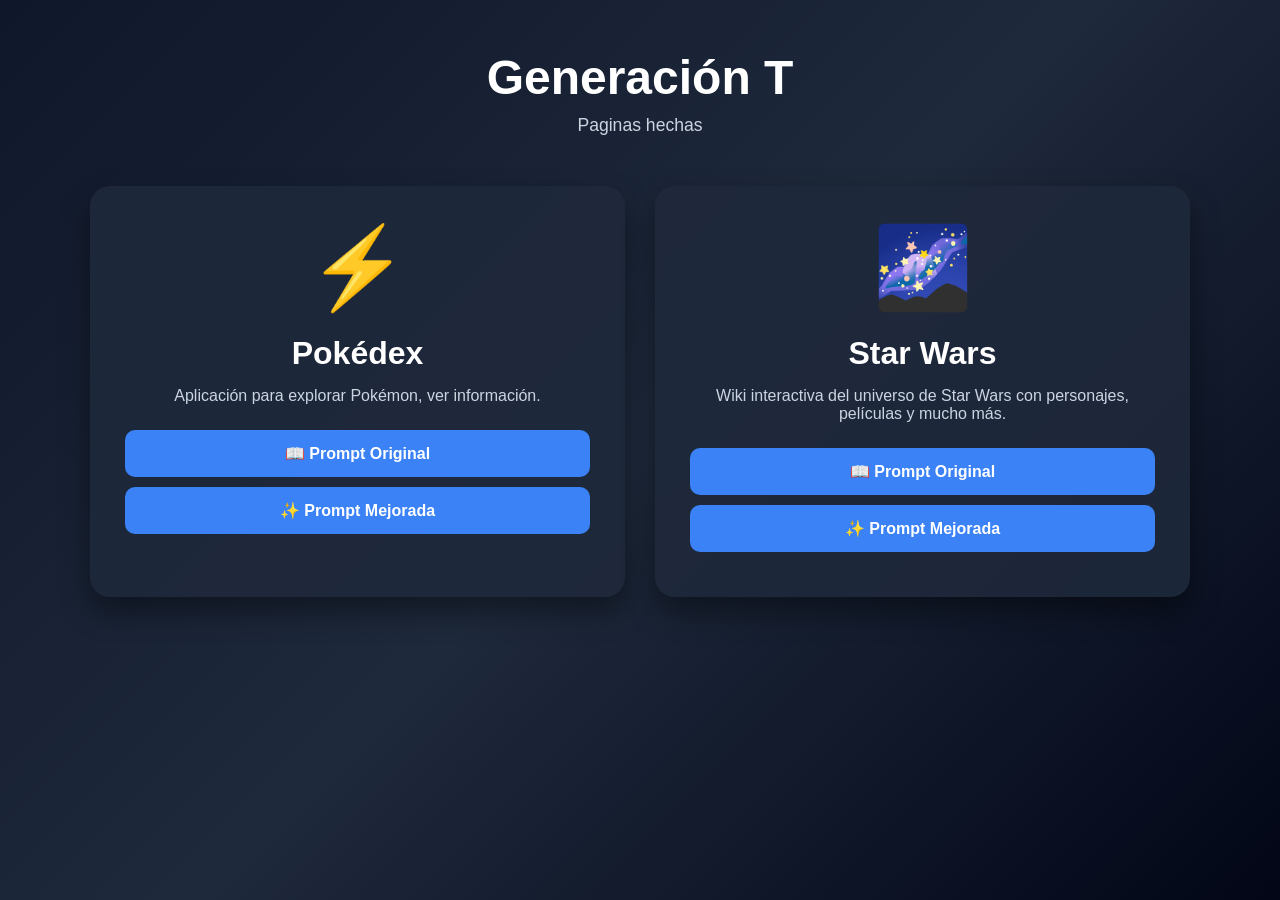
<file: index.html>
<!DOCTYPE html>
<html lang="es">
<head>
  <meta charset="UTF-8">
  <meta name="viewport" content="width=device-width, initial-scale=1.0">
  <title>Generación T - Proyectos</title>

  <style>
    *{
      margin:0;
      padding:0;
      box-sizing:border-box;
      font-family:'Segoe UI', sans-serif;
    }

    body{
      min-height:100vh;
      background:linear-gradient(135deg,#0f172a,#1e293b,#020617);
      color:white;
      display:flex;
      flex-direction:column;
      align-items:center;
      padding:50px 20px;
    }

    h1{
      font-size:3rem;
      margin-bottom:10px;
      text-align:center;
    }

    .subtitulo{
      color:#cbd5e1;
      margin-bottom:50px;
      text-align:center;
      font-size:1.1rem;
    }

    .contenedor{
      width:100%;
      max-width:1100px;
      display:grid;
      grid-template-columns:repeat(auto-fit,minmax(350px,1fr));
      gap:30px;
    }

    .card{
      background:rgba(30,41,59,.9);
      border-radius:20px;
      padding:35px;
      text-align:center;
      box-shadow:0 15px 30px rgba(0,0,0,.4);
      transition:0.3s;
    }

    .card:hover{
      transform:translateY(-10px);
      box-shadow:0 20px 40px rgba(59,130,246,.5);
    }

    .icono{
      font-size:5rem;
      margin-bottom:20px;
    }

    .card h2{
      margin-bottom:15px;
      font-size:2rem;
    }

    .card p{
      color:#cbd5e1;
      margin-bottom:25px;
    }

    .boton{
      display:block;
      text-decoration:none;
      background:#3b82f6;
      color:white;
      padding:14px;
      border-radius:10px;
      margin:10px 0;
      transition:.3s;
      font-weight:bold;
    }

    .boton:hover{
      background:#2563eb;
      transform:scale(1.03);
    }

    footer{
      margin-top:60px;
      color:#94a3b8;
      text-align:center;
    }
  </style>
</head>
<body>

  <h1>Generación T</h1>
  <p class="subtitulo">
    Paginas hechas
  </p>

  <div class="contenedor">

    <div class="card">
      <div class="icono">⚡</div>

      <h2>Pokédex</h2>

      <p>
        Aplicación para explorar Pokémon, ver información.
      </p>

      <a class="boton"
         href="TPS/TP01/Pokedex/Prompt%20Original/pokemon_v1.html">
         📖 Prompt Original
      </a>

      <a class="boton"
         href="TPS/TP01/Pokedex/Prompt%20Mejorado/pokedex_v2.html">
         ✨ Prompt Mejorada
      </a>
    </div>


    <div class="card">
      <div class="icono">🌌</div>

      <h2>Star Wars</h2>

      <p>
        Wiki interactiva del universo de Star Wars con personajes, películas y mucho más.
      </p>

      <a class="boton"
         href="TPS/TP01/Star%20Wars/Prompt%20Original/star_wars_v1.html">
         📖 Prompt Original
      </a>

      <a class="boton"
         href="TPS/TP01/Star%20Wars/Prompt%20Mejorado/star_wars_v2.html">
         ✨ Prompt Mejorada
      </a>
    </div>

  </div>

</body>
</html>
</file>
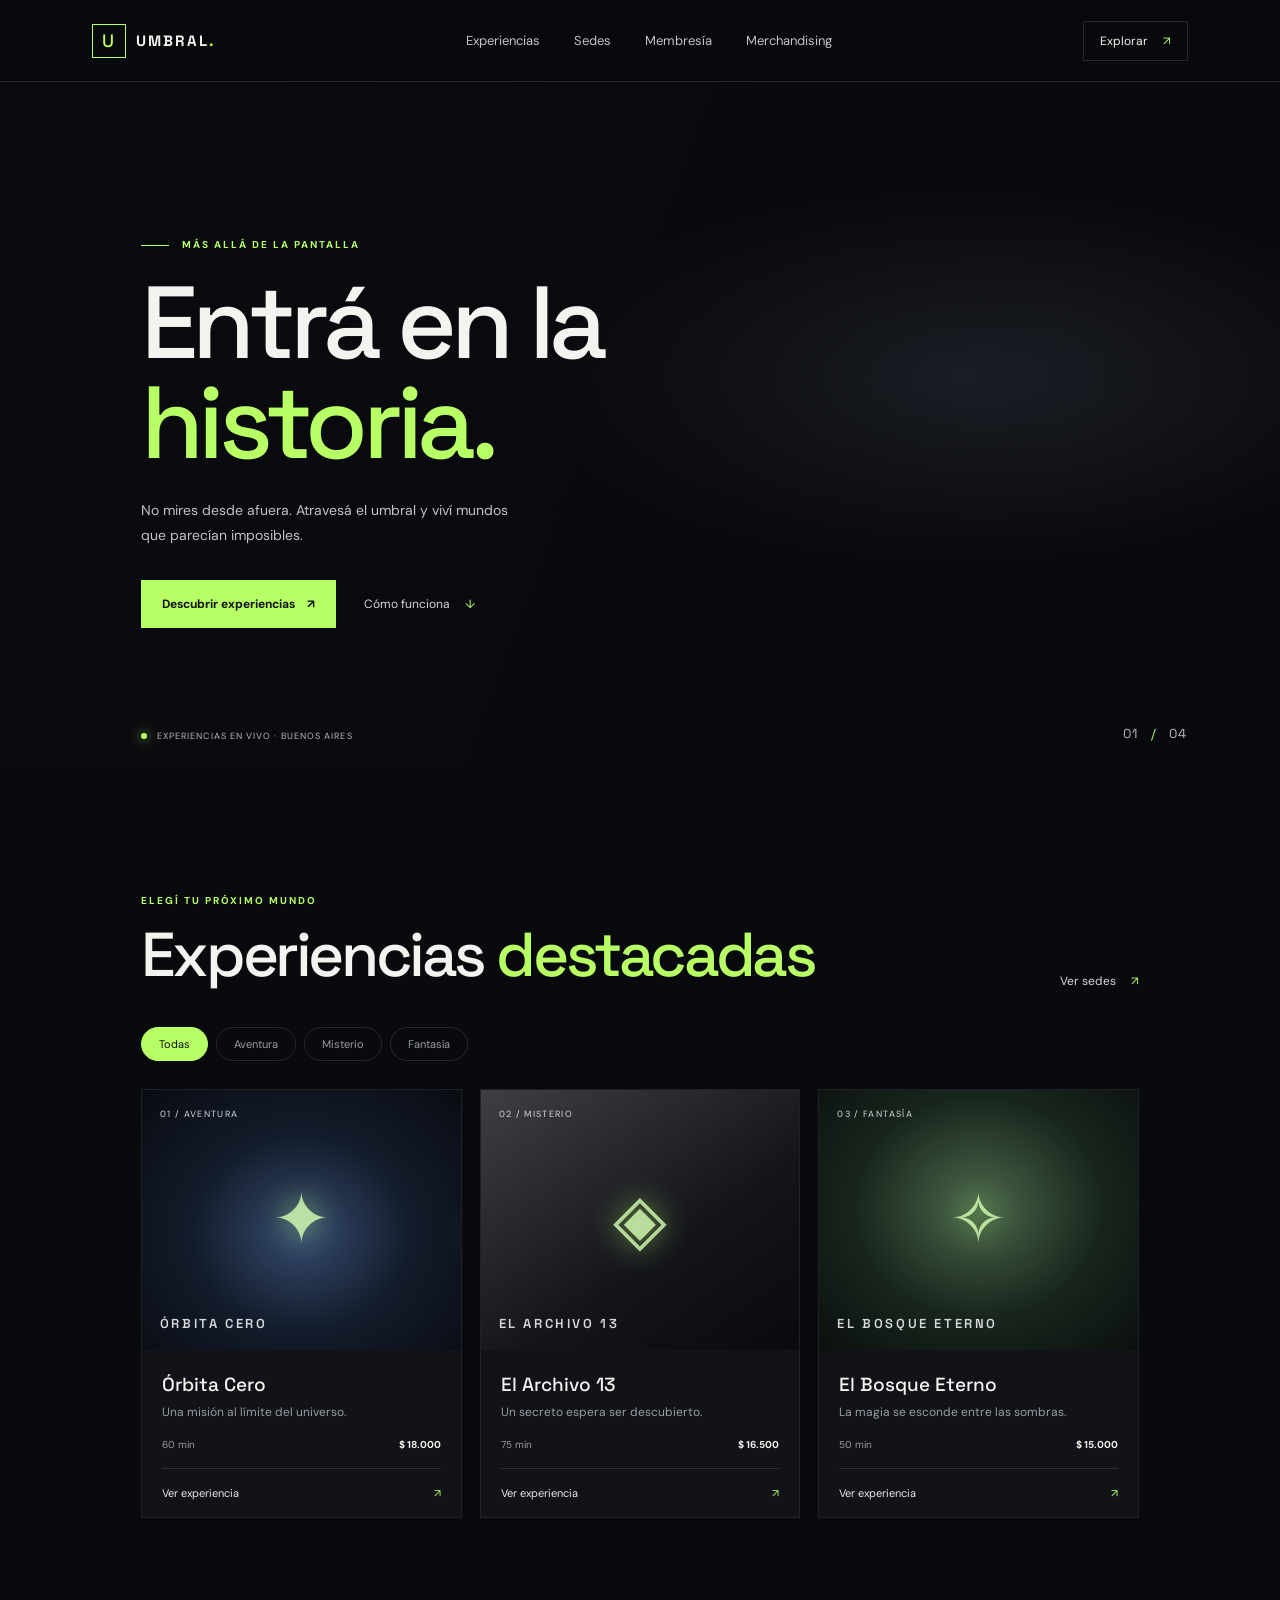
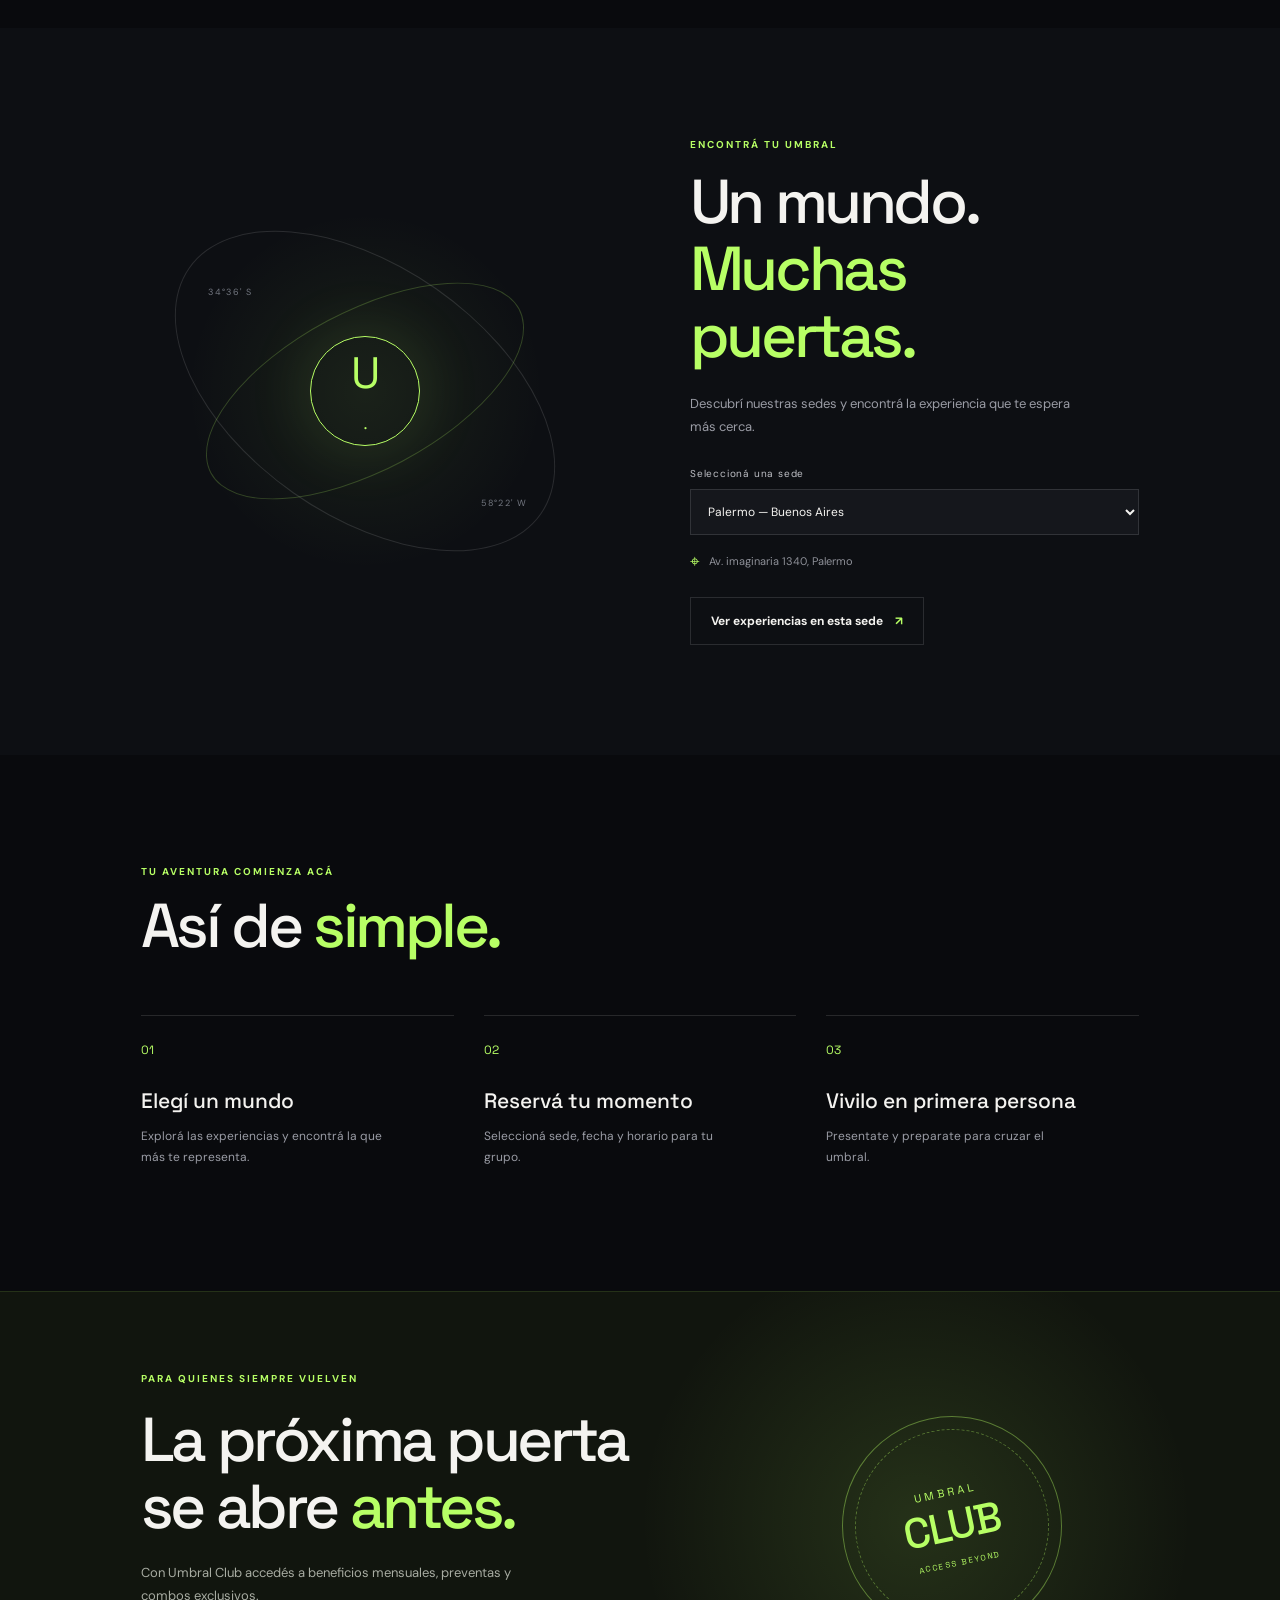
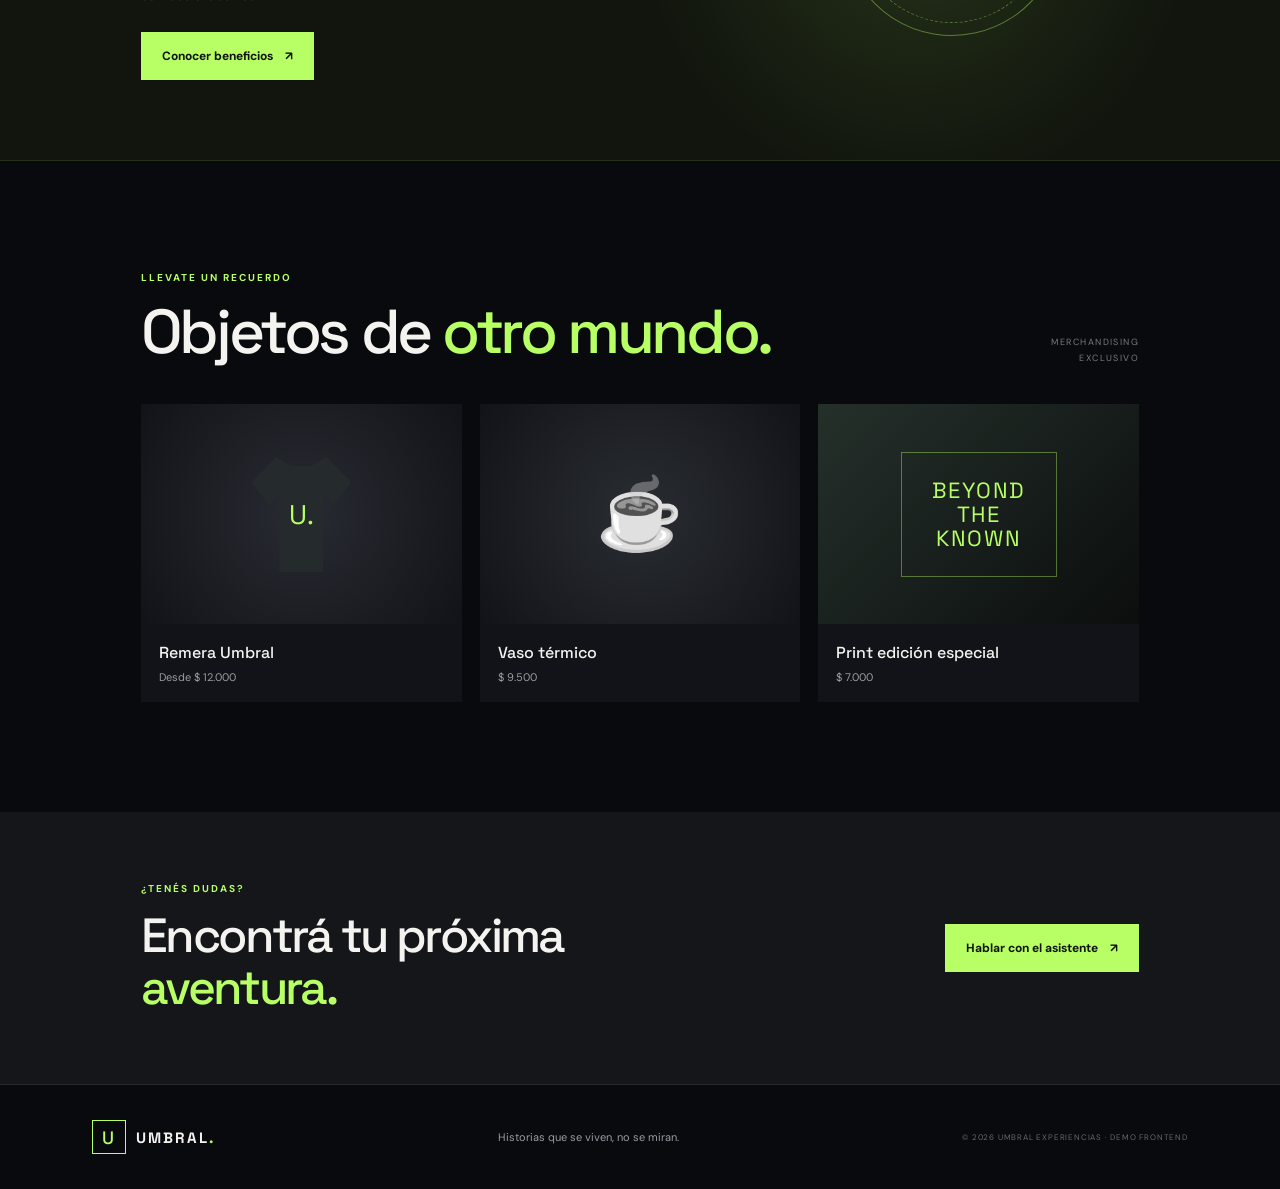
<file: TPS/TP_FINAL/index.html>
<!DOCTYPE html>
<html lang="es">
<head>
  <meta charset="UTF-8">
  <meta name="viewport" content="width=device-width, initial-scale=1.0">
  <meta name="description" content="Reservá experiencias inmersivas y viví tus historias favoritas.">
  <title>Umbral — Experiencias inmersivas</title>
  <link rel="stylesheet" href="styles.css">
</head>
<body>
  <header class="site-header">
    <a class="brand" href="#inicio" aria-label="Umbral, inicio">
      <span class="brand-mark">U</span>
      <span>UMBRAL<span class="brand-dot">.</span></span>
    </a>
    <button class="menu-toggle" id="menuToggle" aria-label="Abrir menú" aria-expanded="false">☰</button>
    <nav class="main-nav" id="mainNav">
      <a href="#experiencias">Experiencias</a>
      <a href="#sedes">Sedes</a>
      <a href="#membresia">Membresía</a>
      <a href="#merch">Merchandising</a>
    </nav>
    <a class="header-cta" href="#experiencias">Explorar <span>↗</span></a>
  </header>

  <main>
    <section class="hero" id="inicio">
      <div class="hero-shade"></div>
      <div class="hero-content">
        <p class="eyebrow"><span class="eyebrow-line"></span> MÁS ALLÁ DE LA PANTALLA</p>
        <h1>Entrá en la<br><em>historia.</em></h1>
        <p class="hero-copy">No mires desde afuera. Atravesá el umbral y viví mundos que parecían imposibles.</p>
        <div class="hero-actions">
          <a class="button button-primary" href="#experiencias">Descubrir experiencias <span>↗</span></a>
          <a class="text-link" href="#como-funciona">Cómo funciona <span>↓</span></a>
        </div>
      </div>
      <div class="hero-note"><span class="pulse-dot"></span> EXPERIENCIAS EN VIVO · BUENOS AIRES</div>
      <div class="hero-index">01 <span>/</span> 04</div>
    </section>

    <section class="section experiences-section" id="experiencias">
      <div class="section-heading">
        <div>
          <p class="eyebrow">ELEGÍ TU PRÓXIMO MUNDO</p>
          <h2>Experiencias <em>destacadas</em></h2>
        </div>
        <a class="text-link desktop-link" href="#sedes">Ver sedes <span>↗</span></a>
      </div>
      <div class="filters" role="group" aria-label="Filtrar experiencias">
        <button class="filter-button active" data-filter="all">Todas</button>
        <button class="filter-button" data-filter="aventura">Aventura</button>
        <button class="filter-button" data-filter="misterio">Misterio</button>
        <button class="filter-button" data-filter="fantasia">Fantasía</button>
      </div>
      <div class="experience-grid" id="experienceGrid">
        <article class="experience-card" data-category="aventura">
          <div class="experience-image image-space">
            <span class="image-label">01 / AVENTURA</span><span class="image-symbol">✦</span>
            <span class="image-bottom-label">ÓRBITA CERO</span>
          </div>
          <div class="card-content">
            <div><h3>Órbita Cero</h3><p>Una misión al límite del universo.</p></div>
            <div class="card-meta"><span>60 min</span><span class="price">$ 18.000</span></div>
            <button class="card-action reserve-button" data-experience="Órbita Cero" data-price="18000">Ver experiencia <span>↗</span></button>
          </div>
        </article>
        <article class="experience-card" data-category="misterio">
          <div class="experience-image image-noir">
            <span class="image-label">02 / MISTERIO</span><span class="image-symbol">◈</span>
            <span class="image-bottom-label">EL ARCHIVO 13</span>
          </div>
          <div class="card-content">
            <div><h3>El Archivo 13</h3><p>Un secreto espera ser descubierto.</p></div>
            <div class="card-meta"><span>75 min</span><span class="price">$ 16.500</span></div>
            <button class="card-action reserve-button" data-experience="El Archivo 13" data-price="16500">Ver experiencia <span>↗</span></button>
          </div>
        </article>
        <article class="experience-card" data-category="fantasia">
          <div class="experience-image image-forest">
            <span class="image-label">03 / FANTASÍA</span><span class="image-symbol">✧</span>
            <span class="image-bottom-label">EL BOSQUE ETERNO</span>
          </div>
          <div class="card-content">
            <div><h3>El Bosque Eterno</h3><p>La magia se esconde entre las sombras.</p></div>
            <div class="card-meta"><span>50 min</span><span class="price">$ 15.000</span></div>
            <button class="card-action reserve-button" data-experience="El Bosque Eterno" data-price="15000">Ver experiencia <span>↗</span></button>
          </div>
        </article>
      </div>
    </section>

    <section class="location-section section" id="sedes">
      <div class="location-art">
        <div class="location-orbit orbit-one"></div><div class="location-orbit orbit-two"></div>
        <div class="location-core">U<span>·</span></div>
        <span class="coordinate coordinate-top">34°36' S</span>
        <span class="coordinate coordinate-bottom">58°22' W</span>
      </div>
      <div class="location-copy">
        <p class="eyebrow">ENCONTRÁ TU UMBRAL</p>
        <h2>Un mundo.<br><em>Muchas puertas.</em></h2>
        <p>Descubrí nuestras sedes y encontrá la experiencia que te espera más cerca.</p>
        <label class="field-label" for="locationSelect">Seleccioná una sede</label>
        <select id="locationSelect" class="select-field">
          <option value="palermo">Palermo — Buenos Aires</option>
          <option value="centro">Microcentro — Buenos Aires</option>
          <option value="cordoba">Nueva Córdoba — Córdoba</option>
        </select>
        <div class="location-details" id="locationDetails">
          <span class="location-pin">⌖</span><span>Av. imaginaria 1340, Palermo</span>
        </div>
        <a class="button button-outline" href="#experiencias">Ver experiencias en esta sede <span>↗</span></a>
      </div>
    </section>

    <section class="section how-section" id="como-funciona">
      <div class="section-heading">
        <div><p class="eyebrow">TU AVENTURA COMIENZA ACÁ</p><h2>Así de <em>simple.</em></h2></div>
      </div>
      <div class="steps-grid">
        <div class="step"><span class="step-number">01</span><h3>Elegí un mundo</h3><p>Explorá las experiencias y encontrá la que más te representa.</p></div>
        <div class="step"><span class="step-number">02</span><h3>Reservá tu momento</h3><p>Seleccioná sede, fecha y horario para tu grupo.</p></div>
        <div class="step"><span class="step-number">03</span><h3>Vivilo en primera persona</h3><p>Presentate y preparate para cruzar el umbral.</p></div>
      </div>
    </section>

    <section class="membership-section" id="membresia">
      <div class="membership-glow"></div>
      <div class="membership-content">
        <p class="eyebrow">PARA QUIENES SIEMPRE VUELVEN</p>
        <h2>La próxima puerta<br>se abre <em>antes.</em></h2>
        <p>Con Umbral Club accedés a beneficios mensuales, preventas y combos exclusivos.</p>
        <a class="button button-primary" href="#merch">Conocer beneficios <span>↗</span></a>
      </div>
      <div class="membership-stamp"><span>UMBRAL</span><strong>CLUB</strong><small>ACCESS BEYOND</small></div>
    </section>

    <section class="section merch-section" id="merch">
      <div class="section-heading">
        <div><p class="eyebrow">LLEVATE UN RECUERDO</p><h2>Objetos de <em>otro mundo.</em></h2></div>
        <span class="section-side-note">MERCHANDISING<br>EXCLUSIVO</span>
      </div>
      <div class="merch-grid">
        <article class="merch-card"><div class="merch-visual merch-shirt"><span>U.</span></div><h3>Remera Umbral</h3><p>Desde $ 12.000</p></article>
        <article class="merch-card"><div class="merch-visual merch-mug"><span>☕</span></div><h3>Vaso térmico</h3><p>$ 9.500</p></article>
        <article class="merch-card"><div class="merch-visual merch-poster"><span>BEYOND<br>THE<br>KNOWN</span></div><h3>Print edición especial</h3><p>$ 7.000</p></article>
      </div>
    </section>

    <section class="assistant-section" id="asistente">
      <div><p class="eyebrow">¿TENÉS DUDAS?</p><h2>Encontrá tu próxima<br><em>aventura.</em></h2></div>
      <button class="button button-primary" id="openChat">Hablar con el asistente <span>↗</span></button>
    </section>
  </main>

  <footer class="site-footer">
    <a class="brand" href="#inicio"><span class="brand-mark">U</span><span>UMBRAL<span class="brand-dot">.</span></span></a>
    <p>Historias que se viven, no se miran.</p>
    <span class="footer-copy">© 2026 UMBRAL EXPERIENCIAS · DEMO FRONTEND</span>
  </footer>

  <div class="modal-backdrop" id="reservationModal" aria-hidden="true">
    <section class="reservation-modal" role="dialog" aria-modal="true" aria-labelledby="modalTitle">
      <button class="modal-close" id="closeModal" aria-label="Cerrar">×</button>
      <p class="eyebrow">TU PRÓXIMA EXPERIENCIA</p>
      <h2 id="modalTitle">Reservá tu <em>momento.</em></h2>
      <form id="reservationForm">
        <label class="field-label" for="modalExperience">Experiencia</label>
        <input class="select-field" id="modalExperience" readonly>
        <div class="form-row">
          <div><label class="field-label" for="reservationDate">Fecha</label><input class="select-field" type="date" id="reservationDate" required></div>
          <div><label class="field-label" for="reservationPeople">Personas</label><select class="select-field" id="reservationPeople"><option>1</option><option selected>2</option><option>3</option><option>4</option><option>5</option><option>6</option></select></div>
        </div>
        <label class="field-label" for="reservationTime">Horario</label>
        <select class="select-field" id="reservationTime"><option>12:00</option><option>14:00</option><option>16:00</option><option>18:00</option><option>20:00</option></select>
        <div class="reservation-total"><span>Total estimado</span><strong id="reservationTotal">$ 36.000</strong></div>
        <button class="button button-primary button-full" type="submit">Simular reserva <span>↗</span></button>
        <p class="demo-note">Prototipo visual: no se realiza un pago ni se guarda una reserva real.</p>
      </form>
    </section>
  </div>

  <div class="chat-panel" id="chatPanel" aria-hidden="true">
    <div class="chat-header"><div><span class="pulse-dot"></span> ASISTENTE UMBRAL</div><button id="closeChat" aria-label="Cerrar chat">×</button></div>
    <div class="chat-messages" id="chatMessages"><div class="chat-bubble">¡Hola! Soy el asistente de Umbral. ¿Qué mundo te gustaría explorar?</div></div>
    <form id="chatForm" class="chat-form"><input id="chatInput" placeholder="Escribí tu consulta..." autocomplete="off"><button type="submit" aria-label="Enviar">↑</button></form>
    <p class="demo-note chat-note">Respuestas de demostración, sin IA conectada.</p>
  </div>
  <script src="script.js"></script>
</body>
</html>
</file>
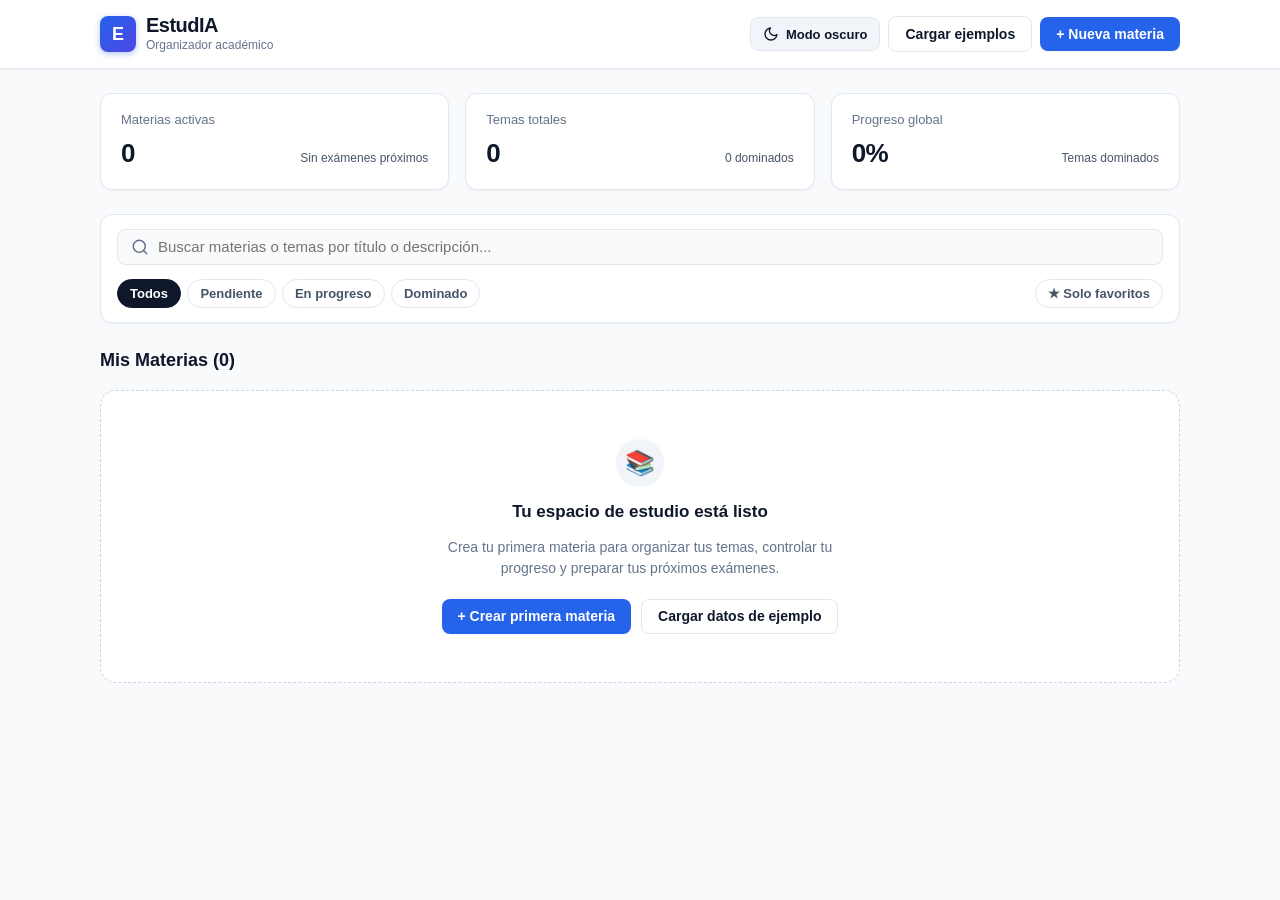
<file: TPS/TP07/Codigo Modificado/index.html>
<!DOCTYPE html>
<html lang="es">
<head>
  <meta charset="UTF-8">
  <meta name="viewport" content="width=device-width, initial-scale=1.0">
  <title>EstudIA — Organizador de Estudio</title>
  <link rel="stylesheet" href="style.css">
</head>
<body>

  <header class="app-header">
    <div class="header-container">
      <div class="brand" id="btn-logo-home" role="button" tabindex="0" aria-label="Volver al inicio de EstudIA">
        <div class="brand-icon">E</div>
        <div class="brand-text">
          <h1>EstudIA</h1>
          <span>Organizador académico</span>
        </div>
      </div>

      <div class="header-actions">
        <button type="button" class="theme-toggle-btn" id="btn-toggle-theme" aria-label="Cambiar a modo oscuro" title="Cambiar a modo oscuro">
          <svg id="icon-theme-moon" width="16" height="16" viewBox="0 0 24 24" fill="none" stroke="currentColor" stroke-width="2" stroke-linecap="round" stroke-linejoin="round" aria-hidden="true">
            <path d="M21 12.79A9 9 0 1 1 11.21 3 7 7 0 0 0 21 12.79z"></path>
          </svg>
          <svg id="icon-theme-sun" class="hidden" width="16" height="16" viewBox="0 0 24 24" fill="none" stroke="currentColor" stroke-width="2" stroke-linecap="round" stroke-linejoin="round" aria-hidden="true">
            <circle cx="12" cy="12" r="5"></circle>
            <line x1="12" y1="1" x2="12" y2="3"></line>
            <line x1="12" y1="21" x2="12" y2="23"></line>
            <line x1="4.22" y1="4.22" x2="5.64" y2="5.64"></line>
            <line x1="18.36" y1="18.36" x2="19.78" y2="19.78"></line>
            <line x1="1" y1="12" x2="3" y2="12"></line>
            <line x1="21" y1="12" x2="23" y2="12"></line>
            <line x1="4.22" y1="19.78" x2="5.64" y2="18.36"></line>
            <line x1="18.36" y1="5.64" x2="19.78" y2="4.22"></line>
          </svg>
          <span class="theme-toggle-text" id="label-theme-toggle">Modo oscuro</span>
        </button>
        <button type="button" class="btn btn-secondary" id="btn-load-demo" title="Cargar materias de ejemplo">
          Cargar ejemplos
        </button>
        <button type="button" class="btn btn-primary" id="btn-new-subject">
          + Nueva materia
        </button>
      </div>
    </div>
  </header>

  <main class="main-container">

    <section class="stats-grid" aria-label="Resumen de progreso general">
      <div class="stat-card">
        <span class="stat-label">Materias activas</span>
        <div class="stat-value-row">
          <span class="stat-value" id="stat-total-subjects">0</span>
          <span class="stat-sub" id="stat-upcoming-exams">Sin exámenes próximos</span>
        </div>
      </div>

      <div class="stat-card">
        <span class="stat-label">Temas totales</span>
        <div class="stat-value-row">
          <span class="stat-value" id="stat-total-topics">0</span>
          <span class="stat-sub" id="stat-mastered-topics">0 dominados</span>
        </div>
      </div>

      <div class="stat-card">
        <span class="stat-label">Progreso global</span>
        <div class="stat-value-row">
          <span class="stat-value" id="stat-global-progress">0%</span>
          <span class="stat-sub">Temas dominados</span>
        </div>
      </div>
    </section>

    <section class="toolbar" aria-label="Buscador y filtros">
      <div class="search-row">
        <div class="search-box">
          <svg width="18" height="18" viewBox="0 0 24 24" fill="none" stroke="currentColor" stroke-width="2" stroke-linecap="round" stroke-linejoin="round" aria-hidden="true">
            <circle cx="11" cy="11" r="8"></circle>
            <line x1="21" y1="21" x2="16.65" y2="16.65"></line>
          </svg>
          <input
            type="search"
            id="search-input"
            class="search-input"
            placeholder="Buscar materias o temas por título o descripción..."
            aria-label="Buscar materias o temas"
          >
          <button type="button" id="btn-clear-search" class="clear-search-btn hidden" title="Limpiar búsqueda" aria-label="Limpiar búsqueda">
            &times;
          </button>
        </div>
      </div>

      <div class="filters-row">
        <div class="filter-group" role="group" aria-label="Filtrar por estado de avance">
          <button type="button" class="filter-chip active" data-filter-status="todos">Todos</button>
          <button type="button" class="filter-chip" data-filter-status="pendiente">Pendiente</button>
          <button type="button" class="filter-chip" data-filter-status="en_progreso">En progreso</button>
          <button type="button" class="filter-chip" data-filter-status="dominado">Dominado</button>
        </div>

        <div class="filter-group">
          <button type="button" class="filter-chip" id="btn-filter-favorites" aria-pressed="false">
            ★ Solo favoritos
          </button>
          <button type="button" class="btn btn-ghost hidden" id="btn-reset-filters">
            Limpiar filtros
          </button>
        </div>
      </div>
    </section>

    <section id="view-dashboard" aria-label="Listado de materias">
      <div class="section-header">
        <h2 class="section-title" id="dashboard-heading">Mis Materias</h2>
      </div>
      <div class="subjects-grid" id="subjects-grid"></div>
    </section>

    <section id="view-subject-detail" class="hidden" aria-label="Detalle de materia y temas">
      <div class="detail-header-card">
        <div class="subject-color-bar" id="detail-color-bar"></div>
        <div class="detail-header-content">
          <div class="detail-top-nav">
            <button type="button" class="btn btn-secondary" id="btn-back-dashboard">
              ← Volver a materias
            </button>
            <div style="display: flex; gap: 0.5rem;">
              <button type="button" class="btn btn-secondary" id="btn-edit-current-subject">
                Editar materia
              </button>
              <button type="button" class="btn btn-primary" id="btn-new-topic">
                + Nuevo tema
              </button>
            </div>
          </div>

          <div class="detail-title-row">
            <div class="detail-title-group">
              <h2 id="detail-subject-name">Nombre de la materia</h2>
              <div id="detail-exam-badge" class="exam-badge">Sin fecha de examen</div>
            </div>

            <div style="min-width: 220px; flex: 1; max-width: 340px;">
              <div class="progress-header" style="margin-bottom: 0.35rem;">
                <span class="progress-counts" id="detail-progress-counts">0/0 dominados</span>
                <span class="progress-percent" id="detail-progress-percent">0%</span>
              </div>
              <div class="progress-track">
                <div class="progress-fill" id="detail-progress-bar" style="width: 0%;"></div>
              </div>
            </div>
          </div>
        </div>
      </div>

      <div class="section-header">
        <h3 class="section-title" id="topics-heading">Temas de estudio</h3>
      </div>
      <div class="topics-list" id="topics-list"></div>
    </section>

  </main>

  <div class="toast-container" id="toast-container" aria-live="polite"></div>

  <div class="modal-backdrop" id="modal-subject" role="dialog" aria-modal="true" aria-labelledby="modal-subject-title">
    <div class="modal-dialog">
      <div class="modal-header">
        <h3 id="modal-subject-title">Nueva Materia</h3>
        <button type="button" class="btn-icon" data-close-modal="modal-subject" aria-label="Cerrar ventana">&times;</button>
      </div>
      <form id="form-subject">
        <div class="modal-body">
          <input type="hidden" id="subject-id">

          <div class="form-group">
            <label for="subject-name" class="form-label">Nombre de la materia <span class="req">*</span></label>
            <input type="text" id="subject-name" class="form-control" placeholder="Ej. Análisis Matemático II" required maxlength="80">
          </div>

          <div class="form-group">
            <label class="form-label">Color identificativo</label>
            <div class="color-picker-row" id="color-swatches">
              <input type="color" id="subject-color" class="color-native-input" value="#2563eb" title="Elegir color personalizado" aria-label="Color personalizado">
            </div>
          </div>

          <div class="form-group">
            <label for="subject-exam-date" class="form-label">Fecha de examen (opcional)</label>
            <input type="date" id="subject-exam-date" class="form-control">
          </div>
        </div>

        <div class="modal-footer">
          <button type="button" class="btn btn-secondary" data-close-modal="modal-subject">Cancelar</button>
          <button type="submit" class="btn btn-primary">Guardar materia</button>
        </div>
      </form>
    </div>
  </div>

  <div class="modal-backdrop" id="modal-topic" role="dialog" aria-modal="true" aria-labelledby="modal-topic-title">
    <div class="modal-dialog">
      <div class="modal-header">
        <h3 id="modal-topic-title">Nuevo Tema</h3>
        <button type="button" class="btn-icon" data-close-modal="modal-topic" aria-label="Cerrar ventana">&times;</button>
      </div>
      <form id="form-topic">
        <div class="modal-body">
          <input type="hidden" id="topic-id">

          <div class="form-group">
            <label for="topic-title" class="form-label">Título del tema <span class="req">*</span></label>
            <input type="text" id="topic-title" class="form-control" placeholder="Ej. Integrales múltiples y cambio de variable" required maxlength="120">
          </div>

          <div class="form-group">
            <label for="topic-description" class="form-label">Descripción o notas clave</label>
            <textarea id="topic-description" class="form-control" placeholder="Fórmulas importantes, bibliografía, ejercicios pendientes..." maxlength="600"></textarea>
          </div>

          <div class="form-group">
            <label for="topic-status" class="form-label">Estado de avance</label>
            <select id="topic-status" class="form-control">
              <option value="pendiente">Pendiente</option>
              <option value="en_progreso">En progreso</option>
              <option value="dominado">Dominado</option>
            </select>
          </div>

          <label class="checkbox-row">
            <input type="checkbox" id="topic-favorite">
            <span>Marcar como tema favorito / prioritario ★</span>
          </label>
        </div>

        <div class="modal-footer">
          <button type="button" class="btn btn-secondary" data-close-modal="modal-topic">Cancelar</button>
          <button type="submit" class="btn btn-primary">Guardar tema</button>
        </div>
      </form>
    </div>
  </div>

  <div class="modal-backdrop" id="modal-confirm" role="dialog" aria-modal="true" aria-labelledby="modal-confirm-title">
    <div class="modal-dialog" style="max-width: 400px;">
      <div class="modal-header">
        <h3 id="modal-confirm-title">Confirmar eliminación</h3>
        <button type="button" class="btn-icon" data-close-modal="modal-confirm" aria-label="Cerrar ventana">&times;</button>
      </div>
      <div class="modal-body">
        <p id="modal-confirm-message" style="color: var(--text-secondary); font-size: 0.9375rem;">
          ¿Estás seguro de que deseas eliminar este elemento? Esta acción no se puede deshacer.
        </p>
      </div>
      <div class="modal-footer">
        <button type="button" class="btn btn-secondary" data-close-modal="modal-confirm">Cancelar</button>
        <button type="button" class="btn btn-danger" id="btn-confirm-delete">Eliminar</button>
      </div>
    </div>
  </div>
  <script src="script.js" defer></script>
</body>
</html>
</file>
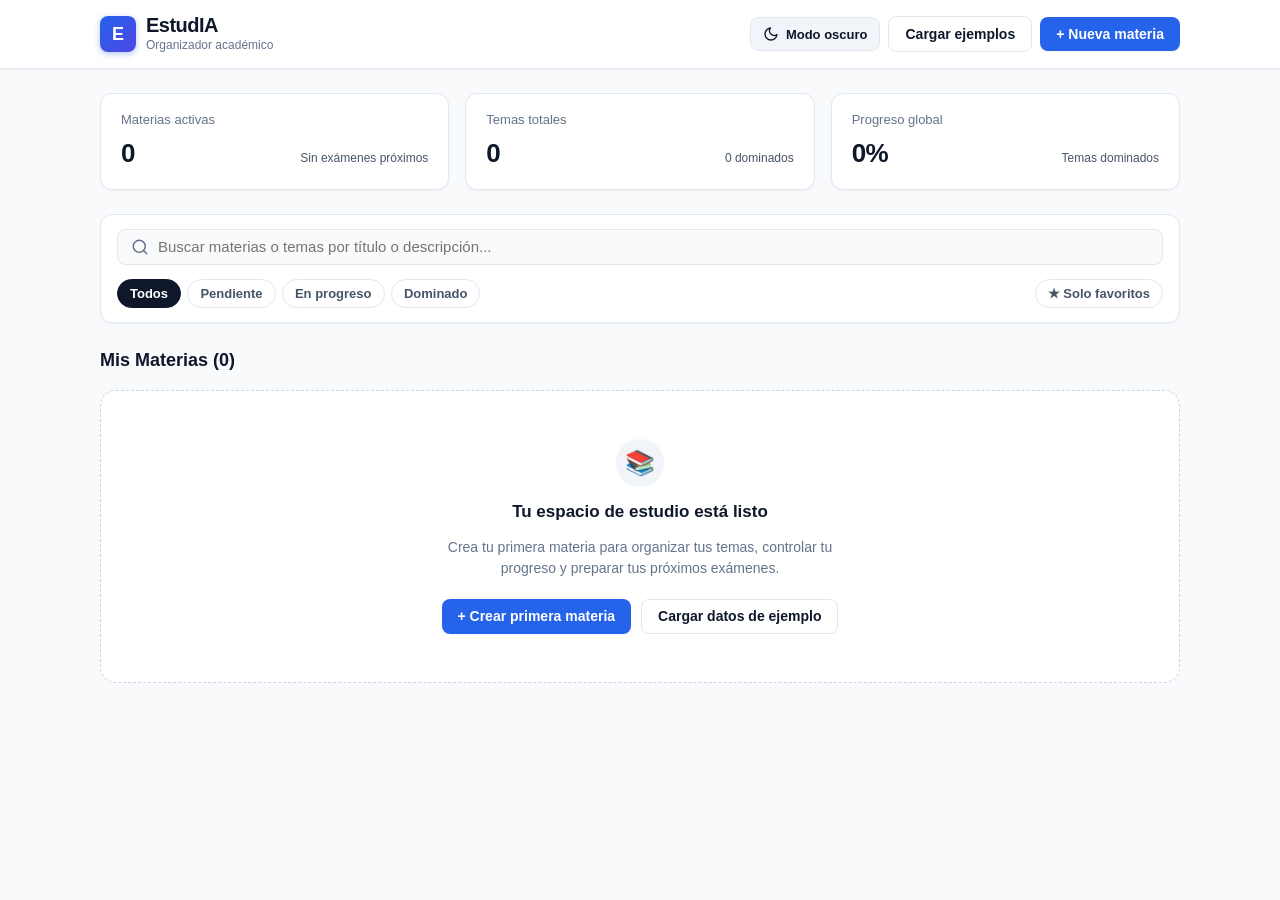
<file: TPS/TP07/Codigo/index.html>
<!DOCTYPE html>
<html lang="es">
<head>
  <meta charset="UTF-8">
  <meta name="viewport" content="width=device-width, initial-scale=1.0">
  <title>EstudIA — Organizador de Estudio</title>
    <link rel="stylesheet" href="style.css">
</head>
<body>

  <header class="app-header">
    <div class="header-container">
      <div class="brand" id="btn-logo-home" role="button" tabindex="0" aria-label="Volver al inicio de EstudIA">
        <div class="brand-icon">E</div>
        <div class="brand-text">
          <h1>EstudIA</h1>
          <span>Organizador académico</span>
        </div>
      </div>

      <div class="header-actions">
        <button type="button" class="theme-toggle-btn" id="btn-toggle-theme" aria-label="Cambiar a modo oscuro" title="Cambiar a modo oscuro">
          <svg id="icon-theme-moon" width="16" height="16" viewBox="0 0 24 24" fill="none" stroke="currentColor" stroke-width="2" stroke-linecap="round" stroke-linejoin="round" aria-hidden="true">
            <path d="M21 12.79A9 9 0 1 1 11.21 3 7 7 0 0 0 21 12.79z"></path>
          </svg>
          <svg id="icon-theme-sun" class="hidden" width="16" height="16" viewBox="0 0 24 24" fill="none" stroke="currentColor" stroke-width="2" stroke-linecap="round" stroke-linejoin="round" aria-hidden="true">
            <circle cx="12" cy="12" r="5"></circle>
            <line x1="12" y1="1" x2="12" y2="3"></line>
            <line x1="12" y1="21" x2="12" y2="23"></line>
            <line x1="4.22" y1="4.22" x2="5.64" y2="5.64"></line>
            <line x1="18.36" y1="18.36" x2="19.78" y2="19.78"></line>
            <line x1="1" y1="12" x2="3" y2="12"></line>
            <line x1="21" y1="12" x2="23" y2="12"></line>
            <line x1="4.22" y1="19.78" x2="5.64" y2="18.36"></line>
            <line x1="18.36" y1="5.64" x2="19.78" y2="4.22"></line>
          </svg>
          <span class="theme-toggle-text" id="label-theme-toggle">Modo oscuro</span>
        </button>
        <button type="button" class="btn btn-secondary" id="btn-load-demo" title="Cargar materias de ejemplo">
          Cargar ejemplos
        </button>
        <button type="button" class="btn btn-primary" id="btn-new-subject">
          + Nueva materia
        </button>
      </div>
    </div>
  </header>

  <main class="main-container">

    <section class="stats-grid" aria-label="Resumen de progreso general">
      <div class="stat-card">
        <span class="stat-label">Materias activas</span>
        <div class="stat-value-row">
          <span class="stat-value" id="stat-total-subjects">0</span>
          <span class="stat-sub" id="stat-upcoming-exams">Sin exámenes próximos</span>
        </div>
      </div>

      <div class="stat-card">
        <span class="stat-label">Temas totales</span>
        <div class="stat-value-row">
          <span class="stat-value" id="stat-total-topics">0</span>
          <span class="stat-sub" id="stat-mastered-topics">0 dominados</span>
        </div>
      </div>

      <div class="stat-card">
        <span class="stat-label">Progreso global</span>
        <div class="stat-value-row">
          <span class="stat-value" id="stat-global-progress">0%</span>
          <span class="stat-sub">Temas dominados</span>
        </div>
      </div>
    </section>

    <section class="toolbar" aria-label="Buscador y filtros">
      <div class="search-row">
        <div class="search-box">
          <svg width="18" height="18" viewBox="0 0 24 24" fill="none" stroke="currentColor" stroke-width="2" stroke-linecap="round" stroke-linejoin="round" aria-hidden="true">
            <circle cx="11" cy="11" r="8"></circle>
            <line x1="21" y1="21" x2="16.65" y2="16.65"></line>
          </svg>
          <input
            type="search"
            id="search-input"
            class="search-input"
            placeholder="Buscar materias o temas por título o descripción..."
            aria-label="Buscar materias o temas"
          >
          <button type="button" id="btn-clear-search" class="clear-search-btn hidden" title="Limpiar búsqueda" aria-label="Limpiar búsqueda">
            &times;
          </button>
        </div>
      </div>

      <div class="filters-row">
        <div class="filter-group" role="group" aria-label="Filtrar por estado de avance">
          <button type="button" class="filter-chip active" data-filter-status="todos">Todos</button>
          <button type="button" class="filter-chip" data-filter-status="pendiente">Pendiente</button>
          <button type="button" class="filter-chip" data-filter-status="en_progreso">En progreso</button>
          <button type="button" class="filter-chip" data-filter-status="dominado">Dominado</button>
        </div>

        <div class="filter-group">
          <button type="button" class="filter-chip" id="btn-filter-favorites" aria-pressed="false">
            ★ Solo favoritos
          </button>
          <button type="button" class="btn btn-ghost hidden" id="btn-reset-filters">
            Limpiar filtros
          </button>
        </div>
      </div>
    </section>

    <section id="view-dashboard" aria-label="Listado de materias">
      <div class="section-header">
        <h2 class="section-title" id="dashboard-heading">Mis Materias</h2>
      </div>
      <div class="subjects-grid" id="subjects-grid"></div>
    </section>

    <section id="view-subject-detail" class="hidden" aria-label="Detalle de materia y temas">
      <div class="detail-header-card">
        <div class="subject-color-bar" id="detail-color-bar"></div>
        <div class="detail-header-content">
          <div class="detail-top-nav">
            <button type="button" class="btn btn-secondary" id="btn-back-dashboard">
              ← Volver a materias
            </button>
            <div style="display: flex; gap: 0.5rem;">
              <button type="button" class="btn btn-secondary" id="btn-edit-current-subject">
                Editar materia
              </button>
              <button type="button" class="btn btn-primary" id="btn-new-topic">
                + Nuevo tema
              </button>
            </div>
          </div>

          <div class="detail-title-row">
            <div class="detail-title-group">
              <h2 id="detail-subject-name">Nombre de la materia</h2>
              <div id="detail-exam-badge" class="exam-badge">Sin fecha de examen</div>
            </div>

            <div style="min-width: 220px; flex: 1; max-width: 340px;">
              <div class="progress-header" style="margin-bottom: 0.35rem;">
                <span class="progress-counts" id="detail-progress-counts">0/0 dominados</span>
                <span class="progress-percent" id="detail-progress-percent">0%</span>
              </div>
              <div class="progress-track">
                <div class="progress-fill" id="detail-progress-bar" style="width: 0%;"></div>
              </div>
            </div>
          </div>
        </div>
      </div>

      <div class="section-header">
        <h3 class="section-title" id="topics-heading">Temas de estudio</h3>
      </div>
      <div class="topics-list" id="topics-list"></div>
    </section>

  </main>

  <div class="toast-container" id="toast-container" aria-live="polite"></div>

  <div class="modal-backdrop" id="modal-subject" role="dialog" aria-modal="true" aria-labelledby="modal-subject-title">
    <div class="modal-dialog">
      <div class="modal-header">
        <h3 id="modal-subject-title">Nueva Materia</h3>
        <button type="button" class="btn-icon" data-close-modal="modal-subject" aria-label="Cerrar ventana">&times;</button>
      </div>
      <form id="form-subject">
        <div class="modal-body">
          <input type="hidden" id="subject-id">

          <div class="form-group">
            <label for="subject-name" class="form-label">Nombre de la materia <span class="req">*</span></label>
            <input type="text" id="subject-name" class="form-control" placeholder="Ej. Análisis Matemático II" required maxlength="80">
          </div>

          <div class="form-group">
            <label class="form-label">Color identificativo</label>
            <div class="color-picker-row" id="color-swatches">
              <input type="color" id="subject-color" class="color-native-input" value="#2563eb" title="Elegir color personalizado" aria-label="Color personalizado">
            </div>
          </div>

          <div class="form-group">
            <label for="subject-exam-date" class="form-label">Fecha de examen (opcional)</label>
            <input type="date" id="subject-exam-date" class="form-control">
          </div>
        </div>

        <div class="modal-footer">
          <button type="button" class="btn btn-secondary" data-close-modal="modal-subject">Cancelar</button>
          <button type="submit" class="btn btn-primary">Guardar materia</button>
        </div>
      </form>
    </div>
  </div>

  <div class="modal-backdrop" id="modal-topic" role="dialog" aria-modal="true" aria-labelledby="modal-topic-title">
    <div class="modal-dialog">
      <div class="modal-header">
        <h3 id="modal-topic-title">Nuevo Tema</h3>
        <button type="button" class="btn-icon" data-close-modal="modal-topic" aria-label="Cerrar ventana">&times;</button>
      </div>
      <form id="form-topic">
        <div class="modal-body">
          <input type="hidden" id="topic-id">

          <div class="form-group">
            <label for="topic-title" class="form-label">Título del tema <span class="req">*</span></label>
            <input type="text" id="topic-title" class="form-control" placeholder="Ej. Integrales múltiples y cambio de variable" required maxlength="120">
          </div>

          <div class="form-group">
            <label for="topic-description" class="form-label">Descripción o notas clave</label>
            <textarea id="topic-description" class="form-control" placeholder="Fórmulas importantes, bibliografía, ejercicios pendientes..." maxlength="600"></textarea>
          </div>

          <div class="form-group">
            <label for="topic-status" class="form-label">Estado de avance</label>
            <select id="topic-status" class="form-control">
              <option value="pendiente">Pendiente</option>
              <option value="en_progreso">En progreso</option>
              <option value="dominado">Dominado</option>
            </select>
          </div>

          <label class="checkbox-row">
            <input type="checkbox" id="topic-favorite">
            <span>Marcar como tema favorito / prioritario ★</span>
          </label>
        </div>

        <div class="modal-footer">
          <button type="button" class="btn btn-secondary" data-close-modal="modal-topic">Cancelar</button>
          <button type="submit" class="btn btn-primary">Guardar tema</button>
        </div>
      </form>
    </div>
  </div>

  <div class="modal-backdrop" id="modal-confirm" role="dialog" aria-modal="true" aria-labelledby="modal-confirm-title">
    <div class="modal-dialog" style="max-width: 400px;">
      <div class="modal-header">
        <h3 id="modal-confirm-title">Confirmar eliminación</h3>
        <button type="button" class="btn-icon" data-close-modal="modal-confirm" aria-label="Cerrar ventana">&times;</button>
      </div>
      <div class="modal-body">
        <p id="modal-confirm-message" style="color: var(--text-secondary); font-size: 0.9375rem;">
          ¿Estás seguro de que deseas eliminar este elemento? Esta acción no se puede deshacer.
        </p>
      </div>
      <div class="modal-footer">
        <button type="button" class="btn btn-secondary" data-close-modal="modal-confirm">Cancelar</button>
        <button type="button" class="btn btn-danger" id="btn-confirm-delete">Eliminar</button>
      </div>
    </div>
  </div>

    <script src="script.js" defer></script>
</body>
</html>
</file>
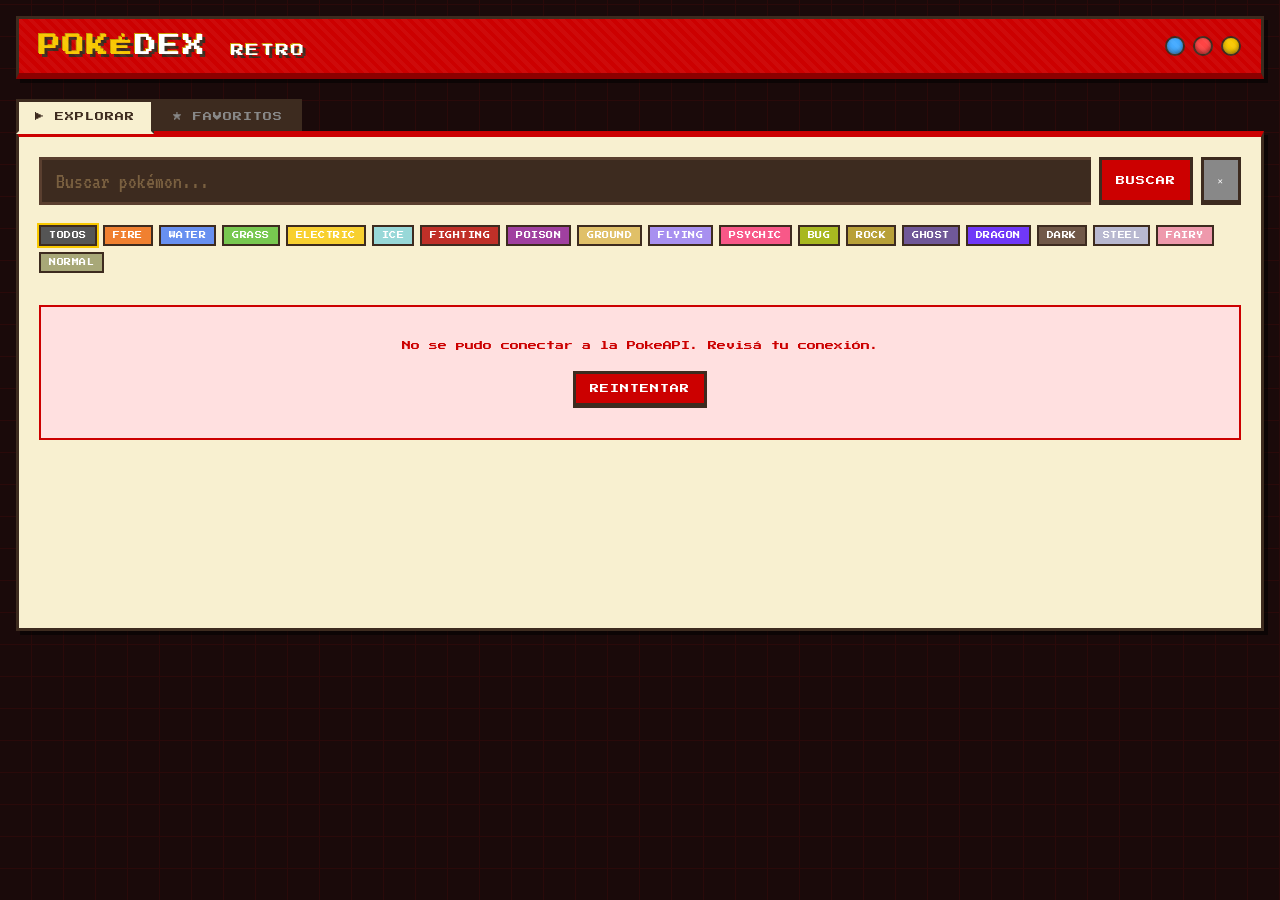
<file: TPS/TP01/Pokedex/Prompt Mejorado/pokedex_v2.html>
<!DOCTYPE html>
<html lang="es">
<head>
<meta charset="UTF-8">
<meta name="viewport" content="width=device-width, initial-scale=1.0">
<title>PokéDex Retro</title>
<link href="https://fonts.googleapis.com/css2?family=Press+Start+2P&family=VT323:wght@400&display=swap" rel="stylesheet">
<style>
  :root {
    --red: #cc0000;
    --red-dark: #8b0000;
    --red-light: #ff4444;
    --cream: #f8f0d0;
    --cream-dark: #e8d898;
    --brown: #3d2b1f;
    --yellow: #f8c800;
    --yellow-dark: #c89800;
    --blue: #0044cc;
    --green: #00aa44;
    --gray: #888;
    --gray-light: #ccc;
    --shadow: 4px 4px 0px #00000088;
    --border: 3px solid var(--brown);
  }

  * { box-sizing: border-box; margin: 0; padding: 0; }

  body {
    background-color: #1a0a0a;
    background-image:
      repeating-linear-gradient(0deg, transparent, transparent 31px, #2a0a0a 31px, #2a0a0a 32px),
      repeating-linear-gradient(90deg, transparent, transparent 31px, #2a0a0a 31px, #2a0a0a 32px);
    font-family: 'Press Start 2P', monospace;
    color: var(--cream);
    min-height: 100vh;
    padding: 16px;
  }

  /* ── HEADER ── */
  header {
    background: var(--red);
    border: var(--border);
    border-bottom: 6px solid var(--red-dark);
    box-shadow: var(--shadow);
    padding: 16px 20px;
    margin-bottom: 20px;
    display: flex;
    align-items: center;
    justify-content: space-between;
    flex-wrap: wrap;
    gap: 12px;
    position: relative;
    overflow: hidden;
  }

  header::before {
    content: '';
    position: absolute;
    top: 0; left: 0; right: 0; bottom: 0;
    background: repeating-linear-gradient(
      45deg, transparent, transparent 4px, rgba(255,255,255,0.04) 4px, rgba(255,255,255,0.04) 8px
    );
    pointer-events: none;
  }

  .logo {
    font-size: clamp(14px, 3vw, 22px);
    color: var(--yellow);
    text-shadow: 3px 3px 0 var(--brown), -1px -1px 0 var(--yellow-dark);
    letter-spacing: 2px;
  }

  .logo span { color: #fff; }

  .header-lights {
    display: flex; gap: 8px; align-items: center;
  }
  .light {
    width: 20px; height: 20px;
    border-radius: 50%;
    border: 2px solid var(--brown);
    box-shadow: inset 0 -2px 4px rgba(0,0,0,0.4);
    animation: blink 2s infinite;
  }
  .light.blue  { background: #44aaff; animation-delay: 0s; }
  .light.red   { background: #ff4444; animation-delay: 0.4s; }
  .light.yellow{ background: var(--yellow); animation-delay: 0.8s; }

  @keyframes blink {
    0%,100% { opacity: 1; }
    50%      { opacity: 0.3; }
  }

  /* ── TABS ── */
  .tabs {
    display: flex; gap: 0; margin-bottom: 0;
  }
  .tab-btn {
    font-family: 'Press Start 2P', monospace;
    font-size: 9px;
    padding: 10px 16px;
    background: var(--brown);
    color: var(--gray);
    border: var(--border);
    border-bottom: none;
    cursor: pointer;
    transition: all .1s;
    letter-spacing: 1px;
  }
  .tab-btn.active {
    background: var(--cream);
    color: var(--brown);
    border-bottom: 3px solid var(--cream);
    margin-bottom: -3px;
    z-index: 1;
  }
  .tab-btn:hover:not(.active) { background: #5a3f2f; color: var(--cream); }

  /* ── PANEL ── */
  .panel {
    background: var(--cream);
    border: var(--border);
    border-top: 6px solid var(--red);
    box-shadow: var(--shadow);
    padding: 20px;
    min-height: 500px;
  }

  .tab-content { display: none; }
  .tab-content.active { display: block; }

  /* ── SEARCH BAR ── */
  .search-bar {
    display: flex; gap: 8px; margin-bottom: 20px; flex-wrap: wrap;
  }
  .search-bar input {
    font-family: 'VT323', monospace;
    font-size: 22px;
    flex: 1; min-width: 160px;
    padding: 10px 14px;
    background: var(--brown);
    color: var(--yellow);
    border: 3px solid #5a3f2f;
    border-right: none;
    outline: none;
    caret-color: var(--yellow);
  }
  .search-bar input::placeholder { color: #7a6040; }
  .search-bar input:focus { border-color: var(--yellow); }

  .btn {
    font-family: 'Press Start 2P', monospace;
    font-size: 9px;
    padding: 10px 14px;
    border: 3px solid var(--brown);
    border-bottom: 5px solid var(--brown);
    cursor: pointer;
    letter-spacing: 1px;
    transition: transform .1s, border-bottom-width .1s;
    white-space: nowrap;
  }
  .btn:active { transform: translateY(2px); border-bottom-width: 3px; }

  .btn-red    { background: var(--red);    color: #fff; }
  .btn-red:hover    { background: var(--red-light); }
  .btn-yellow { background: var(--yellow); color: var(--brown); }
  .btn-yellow:hover { background: var(--yellow-dark); }
  .btn-blue   { background: var(--blue);   color: #fff; }
  .btn-blue:hover   { background: #0055ff; }
  .btn-green  { background: var(--green);  color: #fff; }
  .btn-green:hover  { background: #00cc55; }
  .btn-gray   { background: var(--gray);   color: #fff; }
  .btn-gray:hover   { background: #666; }

  /* ── FILTER TYPES ── */
  .type-filters {
    display: flex; flex-wrap: wrap; gap: 6px; margin-bottom: 16px;
  }
  .type-chip {
    font-family: 'Press Start 2P', monospace;
    font-size: 7px;
    padding: 5px 8px;
    border: 2px solid var(--brown);
    cursor: pointer;
    color: #fff;
    transition: opacity .15s, transform .1s;
    letter-spacing: 0.5px;
  }
  .type-chip:hover { opacity: .8; transform: translateY(-1px); }
  .type-chip.active { box-shadow: 0 0 0 2px var(--yellow); }

  /* ── GRID ── */
  .pokemon-grid {
    display: grid;
    grid-template-columns: repeat(auto-fill, minmax(150px, 1fr));
    gap: 14px;
  }

  /* ── CARD ── */
  .poke-card {
    background: var(--cream-dark);
    border: 3px solid var(--brown);
    border-bottom: 6px solid var(--brown);
    padding: 12px;
    text-align: center;
    cursor: pointer;
    transition: transform .15s, box-shadow .15s;
    position: relative;
    animation: fadeIn .3s ease;
  }
  .poke-card:hover {
    transform: translateY(-4px);
    box-shadow: 6px 10px 0 rgba(0,0,0,0.4);
  }

  @keyframes fadeIn {
    from { opacity: 0; transform: translateY(8px); }
    to   { opacity: 1; transform: translateY(0); }
  }

  .poke-card .card-id {
    font-size: 7px; color: var(--gray); margin-bottom: 4px;
  }
  .poke-card img {
    width: 72px; height: 72px;
    image-rendering: pixelated;
    filter: drop-shadow(2px 2px 0 rgba(0,0,0,0.3));
  }
  .poke-card .card-name {
    font-size: 8px;
    color: var(--brown);
    margin: 6px 0 6px;
    text-transform: capitalize;
  }
  .poke-card .card-types {
    display: flex; justify-content: center; gap: 4px; flex-wrap: wrap;
  }
  .type-badge {
    font-size: 6px;
    padding: 3px 6px;
    border: 1px solid rgba(0,0,0,0.3);
    color: #fff;
    font-family: 'Press Start 2P', monospace;
    text-transform: uppercase;
  }
  .fav-btn {
    position: absolute; top: 6px; right: 6px;
    background: none; border: none; cursor: pointer;
    font-size: 14px; line-height: 1;
    transition: transform .15s;
  }
  .fav-btn:hover { transform: scale(1.3); }

  /* ── LOAD MORE ── */
  .load-more-wrap {
    text-align: center; margin-top: 20px;
  }

  /* ── MODAL ── */
  .modal-overlay {
    display: none;
    position: fixed; inset: 0;
    background: rgba(0,0,0,0.75);
    z-index: 100;
    align-items: center;
    justify-content: center;
    padding: 16px;
  }
  .modal-overlay.open { display: flex; }

  .modal {
    background: var(--cream);
    border: var(--border);
    border-top: 8px solid var(--red);
    box-shadow: 8px 8px 0 var(--brown);
    max-width: 480px;
    width: 100%;
    max-height: 90vh;
    overflow-y: auto;
    animation: popIn .2s cubic-bezier(0.34,1.56,0.64,1);
  }
  @keyframes popIn {
    from { transform: scale(0.7); opacity: 0; }
    to   { transform: scale(1);   opacity: 1; }
  }

  .modal-header {
    background: var(--red);
    padding: 12px 16px;
    display: flex; justify-content: space-between; align-items: center;
  }
  .modal-header h2 {
    font-size: clamp(10px, 2.5vw, 14px);
    color: var(--yellow);
    text-transform: capitalize;
    text-shadow: 2px 2px 0 var(--brown);
  }
  .modal-close {
    background: var(--brown); color: #fff;
    border: 2px solid #000;
    font-family: 'Press Start 2P', monospace;
    font-size: 10px; cursor: pointer; padding: 4px 8px;
  }
  .modal-close:hover { background: #000; }

  .modal-body {
    padding: 16px;
    display: grid;
    grid-template-columns: 1fr 1fr;
    gap: 16px;
  }
  @media (max-width: 400px) { .modal-body { grid-template-columns: 1fr; } }

  .modal-sprite {
    text-align: center;
    background: var(--cream-dark);
    border: 2px solid var(--brown);
    padding: 12px;
  }
  .modal-sprite img {
    width: 120px; height: 120px;
    image-rendering: pixelated;
    filter: drop-shadow(3px 3px 0 rgba(0,0,0,0.4));
  }
  .modal-sprite .poke-id { font-size: 8px; color: var(--gray); margin-top: 6px; }

  .modal-info { }
  .modal-info h3 {
    font-size: 8px; color: var(--red); margin-bottom: 10px;
    border-bottom: 2px solid var(--red); padding-bottom: 4px;
  }
  .info-row {
    display: flex; justify-content: space-between;
    font-family: 'VT323', monospace; font-size: 18px;
    color: var(--brown); margin-bottom: 4px;
    border-bottom: 1px dashed var(--gray-light); padding-bottom: 2px;
  }
  .info-row span:last-child { color: var(--red-dark); font-weight: bold; }

  .stat-bar-wrap { margin-bottom: 6px; }
  .stat-label {
    font-size: 6px; color: var(--brown); margin-bottom: 2px;
    display: flex; justify-content: space-between;
  }
  .stat-bar {
    height: 10px; background: var(--gray-light);
    border: 1px solid var(--brown);
    overflow: hidden;
  }
  .stat-fill {
    height: 100%; background: var(--green);
    transition: width .6s ease;
    border-right: 1px solid var(--brown);
  }

  .moves-list {
    display: flex; flex-wrap: wrap; gap: 4px; margin-top: 6px;
  }
  .move-chip {
    font-family: 'VT323', monospace; font-size: 14px;
    background: var(--brown); color: var(--yellow);
    padding: 2px 6px; border: 1px solid #000;
    text-transform: capitalize;
  }

  .modal-fav-btn {
    display: block; width: 100%;
    margin-top: 12px; padding: 10px;
  }

  /* ── FAVORITES EMPTY ── */
  .empty-state {
    text-align: center; padding: 40px 20px; color: var(--gray);
  }
  .empty-state .pixel-icon { font-size: 40px; margin-bottom: 16px; }
  .empty-state p { font-size: 9px; line-height: 2; }

  /* ── COUNTER ── */
  .stats-bar {
    display: flex; gap: 12px; flex-wrap: wrap;
    margin-bottom: 16px; font-family: 'VT323', monospace; font-size: 20px; color: var(--brown);
  }
  .stats-bar span { color: var(--red); }

  /* ── TOAST ── */
  #toast {
    position: fixed; bottom: 24px; left: 50%; transform: translateX(-50%);
    background: var(--brown); color: var(--yellow);
    font-family: 'Press Start 2P', monospace; font-size: 8px;
    padding: 10px 18px;
    border: 3px solid var(--yellow);
    box-shadow: 4px 4px 0 #000;
    opacity: 0; pointer-events: none;
    transition: opacity .3s;
    z-index: 999;
    white-space: nowrap;
  }
  #toast.show { opacity: 1; }

  /* ── LOADER ── */
  .loader {
    text-align: center; padding: 40px;
    font-size: 10px; color: var(--gray);
  }
  .loader::after {
    content: '';
    display: block; width: 40px; height: 40px;
    margin: 16px auto;
    border: 4px solid var(--gray-light);
    border-top-color: var(--red);
    border-radius: 50%;
    animation: spin .8s linear infinite;
  }
  @keyframes spin { to { transform: rotate(360deg); } }

  /* ── ERROR ── */
  .error-state {
    text-align: center; padding: 30px;
    background: #ffe0e0; border: 2px solid var(--red);
  }
  .error-state p { font-size: 9px; color: var(--red); line-height: 2; }

  /* ── SCROLLBAR ── */
  ::-webkit-scrollbar { width: 10px; }
  ::-webkit-scrollbar-track { background: var(--brown); }
  ::-webkit-scrollbar-thumb { background: var(--red); border: 1px solid var(--brown); }

  /* TYPE COLORS */
  .t-normal   { background:#A8A878; } .t-fire     { background:#F08030; }
  .t-water    { background:#6890F0; } .t-electric { background:#F8D030; }
  .t-grass    { background:#78C850; } .t-ice      { background:#98D8D8; }
  .t-fighting { background:#C03028; } .t-poison   { background:#A040A0; }
  .t-ground   { background:#E0C068; } .t-flying   { background:#A890F0; }
  .t-psychic  { background:#F85888; } .t-bug      { background:#A8B820; }
  .t-rock     { background:#B8A038; } .t-ghost    { background:#705898; }
  .t-dragon   { background:#7038F8; } .t-dark     { background:#705848; }
  .t-steel    { background:#B8B8D0; } .t-fairy    { background:#EE99AC; }

  /* ── RESPONSIVE ── */
  @media (max-width: 600px) {
    .pokemon-grid { grid-template-columns: repeat(auto-fill, minmax(120px, 1fr)); }
    .search-bar input { font-size: 18px; }
  }
  @media (max-width: 360px) {
    .pokemon-grid { grid-template-columns: repeat(2, 1fr); }
    .tab-btn { font-size: 7px; padding: 8px 10px; }
  }
</style>
</head>
<body>

<header>
  <div class="logo">POKÉ<span>DEX</span> <span style="color:#fff;font-size:0.6em">RETRO</span></div>
  <div class="header-lights">
    <div class="light blue"></div>
    <div class="light red"></div>
    <div class="light yellow"></div>
  </div>
</header>

<div class="tabs">
  <button class="tab-btn active" data-tab="explorer">▶ EXPLORAR</button>
  <button class="tab-btn" data-tab="favorites">★ FAVORITOS</button>
</div>

<div class="panel">
  <!-- EXPLORAR -->
  <div id="tab-explorer" class="tab-content active">
    <div class="search-bar">
      <input type="text" id="search-input" placeholder="Buscar pokémon..." maxlength="30">
      <button class="btn btn-red" id="btn-search">BUSCAR</button>
      <button class="btn btn-gray" id="btn-clear">✕</button>
    </div>
    <div class="type-filters" id="type-filters"></div>
    <div class="stats-bar" id="stats-bar"></div>
    <div id="pokemon-grid" class="pokemon-grid"></div>
    <div class="load-more-wrap">
      <button class="btn btn-yellow" id="btn-load-more" style="display:none">▼ CARGAR MÁS</button>
    </div>
  </div>

  <!-- FAVORITOS -->
  <div id="tab-favorites" class="tab-content">
    <div id="favorites-grid" class="pokemon-grid"></div>
    <div id="favorites-empty" class="empty-state" style="display:none">
      <div class="pixel-icon">⭐</div>
      <p>¡No tenés favoritos!<br>Hacé click en ★ en cualquier<br>Pokémon para guardarlo.</p>
    </div>
  </div>
</div>

<!-- MODAL -->
<div class="modal-overlay" id="modal-overlay">
  <div class="modal" id="modal">
    <div class="modal-header">
      <h2 id="modal-title">—</h2>
      <button class="modal-close" id="modal-close">✕</button>
    </div>
    <div class="modal-body" id="modal-body">
      <div class="loader">CARGANDO</div>
    </div>
  </div>
</div>

<!-- TOAST -->
<div id="toast"></div>

<script>
/* ─── CONFIG ─── */
const API = 'https://pokeapi.co/api/v2';
const PAGE_SIZE = 24;
const TYPES = ['fire','water','grass','electric','ice','fighting','poison','ground',
               'flying','psychic','bug','rock','ghost','dragon','dark','steel','fairy','normal'];

/* ─── STATE ─── */
let state = {
  allPokemon: [],      // {id, name} list
  displayed: [],       // currently shown cards data
  offset: 0,
  search: '',
  typeFilter: '',
  favorites: loadFavorites(),
  cache: {}            // name → full data
};

/* ─── STORAGE ─── */
function loadFavorites() {
  try { return JSON.parse(localStorage.getItem('pokedex_favs') || '[]'); }
  catch { return []; }
}
function saveFavorites() {
  try { localStorage.setItem('pokedex_favs', JSON.stringify(state.favorites)); }
  catch(e) { showToast('Error al guardar :('); }
}
function isFav(name) { return state.favorites.some(f => f.name === name); }
function toggleFav(poke) {
  if (isFav(poke.name)) {
    state.favorites = state.favorites.filter(f => f.name !== poke.name);
    showToast(`${poke.name.toUpperCase()} eliminado de favoritos`);
  } else {
    state.favorites.push({ name: poke.name, id: poke.id, sprite: poke.sprite, types: poke.types });
    showToast(`★ ${poke.name.toUpperCase()} agregado!`);
  }
  saveFavorites();
  refreshFavStars();
  if (document.getElementById('tab-favorites').classList.contains('active')) renderFavorites();
}

/* ─── FETCH ─── */
async function fetchJSON(url) {
  const r = await fetch(url);
  if (!r.ok) throw new Error(`HTTP ${r.status}`);
  return r.json();
}

async function getPokemonData(name) {
  if (state.cache[name]) return state.cache[name];
  const data = await fetchJSON(`${API}/pokemon/${name}`);
  const poke = {
    id: data.id,
    name: data.name,
    sprite: data.sprites.versions?.['generation-v']?.['black-white']?.animated?.front_default
            || data.sprites.front_default
            || `https://raw.githubusercontent.com/PokeAPI/sprites/master/sprites/pokemon/${data.id}.png`,
    types: data.types.map(t => t.type.name),
    height: data.height,
    weight: data.weight,
    stats: data.stats.map(s => ({ name: s.stat.name, base: s.base_stat })),
    moves: data.moves.slice(0,8).map(m => m.move.name),
    base_experience: data.base_experience
  };
  state.cache[name] = poke;
  return poke;
}

/* ─── INIT ─── */
async function init() {
  showGridLoader();
  buildTypeFilters();
  try {
    const data = await fetchJSON(`${API}/pokemon?limit=898`);
    state.allPokemon = data.results.map((p, i) => ({ name: p.name, id: i+1 }));
    await loadCards(true);
  } catch(e) {
    showGridError('No se pudo conectar a la PokeAPI. Revisá tu conexión.');
  }
}

/* ─── FILTER & LOAD ─── */
function getFiltered() {
  return state.allPokemon.filter(p => {
    const matchSearch = !state.search || p.name.includes(state.search.toLowerCase());
    return matchSearch;
  });
}

async function loadCards(reset = false) {
  if (reset) {
    state.offset = 0;
    state.displayed = [];
    document.getElementById('pokemon-grid').innerHTML = '';
  }

  const filtered = getFiltered();
  const slice = filtered.slice(state.offset, state.offset + PAGE_SIZE);
  state.offset += slice.length;

  if (slice.length === 0 && state.offset === 0) {
    document.getElementById('pokemon-grid').innerHTML =
      `<div class="error-state" style="grid-column:1/-1"><p>No se encontró ningún Pokémon.</p></div>`;
    updateStatsBar(0, filtered.length);
    document.getElementById('btn-load-more').style.display = 'none';
    return;
  }

  const promises = slice.map(p => getPokemonData(p.name).catch(() => null));
  const results = await Promise.all(promises);

  // type filter applied after fetch
  let toShow = results.filter(Boolean);
  if (state.typeFilter) toShow = toShow.filter(p => p.types.includes(state.typeFilter));

  toShow.forEach(p => {
    state.displayed.push(p);
    renderCard(p);
  });

  updateStatsBar(state.displayed.length, filtered.length);
  const hasMore = state.offset < filtered.length;
  document.getElementById('btn-load-more').style.display = hasMore ? 'block' : 'none';
}

/* ─── RENDER CARD ─── */
function renderCard(poke) {
  const grid = document.getElementById('pokemon-grid');
  const card = document.createElement('div');
  card.className = 'poke-card';
  card.dataset.name = poke.name;

  const typeBadges = poke.types.map(t =>
    `<span class="type-badge t-${t}">${t}</span>`).join('');
  const favIcon = isFav(poke.name) ? '★' : '☆';
  const favColor = isFav(poke.name) ? '#f8c800' : '#aaa';

  card.innerHTML = `
    <button class="fav-btn" title="Favorito" style="color:${favColor}">${favIcon}</button>
    <div class="card-id">#${String(poke.id).padStart(3,'0')}</div>
    <img src="${poke.sprite}" alt="${poke.name}" loading="lazy"
         onerror="this.src='https://raw.githubusercontent.com/PokeAPI/sprites/master/sprites/pokemon/${poke.id}.png'">
    <div class="card-name">${poke.name}</div>
    <div class="card-types">${typeBadges}</div>
  `;

  card.querySelector('.fav-btn').addEventListener('click', e => {
    e.stopPropagation();
    toggleFav(poke);
  });
  card.addEventListener('click', () => openModal(poke.name));
  grid.appendChild(card);
}

/* ─── FAV STARS REFRESH ─── */
function refreshFavStars() {
  document.querySelectorAll('.poke-card').forEach(card => {
    const name = card.dataset.name;
    const btn = card.querySelector('.fav-btn');
    if (!btn) return;
    const fav = isFav(name);
    btn.textContent = fav ? '★' : '☆';
    btn.style.color = fav ? '#f8c800' : '#aaa';
  });
}

/* ─── RENDER FAVORITES ─── */
function renderFavorites() {
  const grid = document.getElementById('favorites-grid');
  const empty = document.getElementById('favorites-empty');
  grid.innerHTML = '';
  if (state.favorites.length === 0) {
    empty.style.display = 'block';
    return;
  }
  empty.style.display = 'none';
  state.favorites.forEach(p => renderCard(p));
}

/* ─── MODAL ─── */
async function openModal(name) {
  const overlay = document.getElementById('modal-overlay');
  const body = document.getElementById('modal-body');
  const title = document.getElementById('modal-title');
  overlay.classList.add('open');
  title.textContent = name;
  body.innerHTML = '<div class="loader">CARGANDO</div>';

  try {
    const poke = await getPokemonData(name);
    title.textContent = `${poke.name} #${String(poke.id).padStart(3,'0')}`;

    const typeBadges = poke.types.map(t =>
      `<span class="type-badge t-${t}" style="font-size:8px;padding:4px 8px">${t}</span>`).join('');

    const statColors = { hp:'#ff4444', attack:'#f08030', defense:'#6890f0',
      'special-attack':'#f85888', 'special-defense':'#78c850', speed:'#f8d030' };

    const statBars = poke.stats.map(s => {
      const pct = Math.min(100, Math.round(s.base / 255 * 100));
      const color = statColors[s.name] || '#78c850';
      return `<div class="stat-bar-wrap">
        <div class="stat-label"><span>${s.name.replace('special-','sp.')}</span><span>${s.base}</span></div>
        <div class="stat-bar"><div class="stat-fill" style="width:${pct}%;background:${color}"></div></div>
      </div>`;
    }).join('');

    const moves = poke.moves.map(m =>
      `<span class="move-chip">${m.replace(/-/g,' ')}</span>`).join('');

    const isFavorite = isFav(poke.name);

    body.innerHTML = `
      <div class="modal-sprite">
        <img src="${poke.sprite}" alt="${poke.name}"
             onerror="this.src='https://raw.githubusercontent.com/PokeAPI/sprites/master/sprites/pokemon/${poke.id}.png'">
        <div class="poke-id">#${String(poke.id).padStart(3,'0')}</div>
        <div style="display:flex;justify-content:center;gap:4px;margin-top:8px">${typeBadges}</div>
        <button class="btn ${isFavorite?'btn-yellow':'btn-gray'} modal-fav-btn" id="modal-fav-btn">
          ${isFavorite ? '★ FAVORITO' : '☆ AGREGAR'}
        </button>
      </div>
      <div class="modal-info">
        <h3>DATOS</h3>
        <div class="info-row"><span>Altura</span><span>${(poke.height/10).toFixed(1)} m</span></div>
        <div class="info-row"><span>Peso</span><span>${(poke.weight/10).toFixed(1)} kg</span></div>
        <div class="info-row"><span>EXP base</span><span>${poke.base_experience || '—'}</span></div>
        <h3 style="margin-top:12px">ESTADÍSTICAS</h3>
        ${statBars}
        <h3 style="margin-top:12px">ATAQUES</h3>
        <div class="moves-list">${moves}</div>
      </div>
    `;

    document.getElementById('modal-fav-btn').addEventListener('click', () => {
      toggleFav(poke);
      const btn = document.getElementById('modal-fav-btn');
      const nowFav = isFav(poke.name);
      btn.textContent = nowFav ? '★ FAVORITO' : '☆ AGREGAR';
      btn.className = `btn ${nowFav?'btn-yellow':'btn-gray'} modal-fav-btn`;
    });

  } catch(e) {
    body.innerHTML = `<div class="error-state" style="grid-column:1/-1">
      <p>Error al cargar los datos.<br>Intentá de nuevo.</p>
    </div>`;
  }
}

function closeModal() {
  document.getElementById('modal-overlay').classList.remove('open');
}

/* ─── TYPE FILTERS ─── */
function buildTypeFilters() {
  const wrap = document.getElementById('type-filters');
  const all = document.createElement('button');
  all.className = 'type-chip active';
  all.style.background = '#555';
  all.textContent = 'TODOS';
  all.addEventListener('click', () => setTypeFilter('', all));
  wrap.appendChild(all);

  TYPES.forEach(t => {
    const btn = document.createElement('button');
    btn.className = `type-chip t-${t}`;
    btn.textContent = t.toUpperCase();
    btn.addEventListener('click', () => setTypeFilter(t, btn));
    wrap.appendChild(btn);
  });
}

function setTypeFilter(type, el) {
  state.typeFilter = type;
  document.querySelectorAll('.type-chip').forEach(c => c.classList.remove('active'));
  el.classList.add('active');
  loadCards(true);
}

/* ─── SEARCH ─── */
function doSearch() {
  state.search = document.getElementById('search-input').value.trim();
  loadCards(true);
}

/* ─── STATS BAR ─── */
function updateStatsBar(shown, total) {
  document.getElementById('stats-bar').innerHTML =
    `Mostrando <span>${shown}</span> de <span>${total}</span> Pokémon
     &nbsp;|&nbsp; ★ Favoritos: <span>${state.favorites.length}</span>`;
}

/* ─── LOADERS ─── */
function showGridLoader() {
  document.getElementById('pokemon-grid').innerHTML = '<div class="loader" style="grid-column:1/-1">CARGANDO POKÉDEX</div>';
}
function showGridError(msg) {
  document.getElementById('pokemon-grid').innerHTML =
    `<div class="error-state" style="grid-column:1/-1"><p>${msg}</p><br>
     <button class="btn btn-red" onclick="init()">REINTENTAR</button></div>`;
}

/* ─── TOAST ─── */
let toastTimer;
function showToast(msg) {
  const t = document.getElementById('toast');
  t.textContent = msg;
  t.classList.add('show');
  clearTimeout(toastTimer);
  toastTimer = setTimeout(() => t.classList.remove('show'), 2200);
}

/* ─── EVENTS ─── */
document.querySelectorAll('.tab-btn').forEach(btn => {
  btn.addEventListener('click', () => {
    document.querySelectorAll('.tab-btn').forEach(b => b.classList.remove('active'));
    document.querySelectorAll('.tab-content').forEach(c => c.classList.remove('active'));
    btn.classList.add('active');
    const id = `tab-${btn.dataset.tab}`;
    document.getElementById(id).classList.add('active');
    if (btn.dataset.tab === 'favorites') renderFavorites();
  });
});

document.getElementById('btn-search').addEventListener('click', doSearch);
document.getElementById('btn-clear').addEventListener('click', () => {
  document.getElementById('search-input').value = '';
  state.search = '';
  loadCards(true);
});
document.getElementById('search-input').addEventListener('keydown', e => {
  if (e.key === 'Enter') doSearch();
});
document.getElementById('btn-load-more').addEventListener('click', () => loadCards(false));
document.getElementById('modal-close').addEventListener('click', closeModal);
document.getElementById('modal-overlay').addEventListener('click', e => {
  if (e.target === document.getElementById('modal-overlay')) closeModal();
});
document.addEventListener('keydown', e => { if (e.key === 'Escape') closeModal(); });

/* ─── START ─── */
init();
</script>
</body>
</html>
</file>
<file: TPS/TP_FINAL/styles.css>
@import url('https://fonts.googleapis.com/css2?family=DM+Sans:wght@400;500;600;700&family=Space+Grotesk:wght@400;500;600;700&display=swap');

:root {
  --bg: #090a0d;
  --panel: #111318;
  --panel-light: #171a20;
  --text: #f4f3f0;
  --muted: #9a9ca5;
  --accent: #b7ff65;
  --accent-dark: #7fae3d;
  --line: rgba(255,255,255,.12);
  --font: 'DM Sans', sans-serif;
  --display: 'Space Grotesk', sans-serif;
}
* { box-sizing: border-box; }
html { scroll-behavior: smooth; }
body { margin: 0; background: var(--bg); color: var(--text); font-family: var(--font); }
a { color: inherit; text-decoration: none; }
button, input, select { font: inherit; }
button, a, select { -webkit-tap-highlight-color: transparent; }
button { cursor: pointer; }
.site-header { height: 82px; padding: 0 7.2%; display: flex; align-items: center; justify-content: space-between; border-bottom: 1px solid var(--line); background: rgba(9,10,13,.94); position: sticky; top: 0; z-index: 20; backdrop-filter: blur(16px); }
.brand { display: inline-flex; align-items: center; gap: 10px; font-family: var(--display); font-weight: 700; letter-spacing: .14em; font-size: 15px; }
.brand-mark { width: 34px; height: 34px; display: grid; place-items: center; border: 1px solid var(--accent); color: var(--accent); font-size: 18px; font-weight: 500; }
.brand-dot { color: var(--accent); }
.main-nav { display: flex; align-items: center; gap: 34px; color: #c4c4c8; font-size: 13px; }
.main-nav a:hover, .text-link:hover { color: var(--accent); }
.header-cta { border: 1px solid var(--line); padding: 11px 16px; font-size: 12px; }
.header-cta span, .button span, .card-action span, .text-link span { color: var(--accent); margin-left: 12px; }
.menu-toggle { display: none; background: none; color: var(--text); border: 0; font-size: 22px; }
.hero { min-height: 610px; height: min(78vh, 780px); position: relative; display: flex; align-items: center; padding: 0 11%; overflow: hidden; background: radial-gradient(ellipse at 75% 42%, rgba(94,104,128,.22), transparent 32%), linear-gradient(110deg,#0a0b0e 15%,rgba(9,10,13,.82) 50%,rgba(9,10,13,.2)), url('https://images.unsplash.com/photo-1519608487953-e999c86e7455?auto=format&fit=crop&w=2000&q=85') center/cover; }
.hero::after { content: ''; position: absolute; inset: 0; background: linear-gradient(0deg,var(--bg),transparent 22%,transparent 82%,rgba(9,10,13,.3)); pointer-events: none; }
.hero-shade { position: absolute; inset: 0; background: linear-gradient(90deg,rgba(9,10,13,.8),transparent 85%); }
.hero-content { position: relative; z-index: 2; max-width: 570px; }
.eyebrow { color: var(--accent); font-size: 10px; letter-spacing: .2em; font-weight: 700; margin: 0 0 22px; }
.eyebrow-line { display: inline-block; width: 28px; height: 1px; background: var(--accent); vertical-align: middle; margin-right: 9px; }
h1, h2, h3, p { margin-top: 0; }
h1, h2 { font-family: var(--display); font-weight: 500; letter-spacing: -.055em; }
h1 { font-size: clamp(60px, 8vw, 108px); line-height: .98; margin-bottom: 24px; }
h1 em, h2 em { color: var(--accent); font-style: normal; }
.hero-copy { max-width: 390px; color: #c2c2c8; line-height: 1.8; font-size: 14px; }
.hero-actions { display: flex; align-items: center; gap: 28px; margin-top: 32px; }
.button { display: inline-flex; align-items: center; justify-content: center; min-height: 48px; padding: 0 20px; font-size: 12px; font-weight: 700; border: 1px solid transparent; transition: .2s ease; }
.button-primary { background: var(--accent); color: #10130b; }
.button-primary span { color: #10130b; }
.button-primary:hover { background: #d0ff9d; transform: translateY(-2px); }
.button-outline { border-color: var(--line); color: var(--text); }
.button-outline:hover { border-color: var(--accent); }
.text-link { font-size: 12px; color: #d5d5d8; }
.hero-note, .hero-index { position: absolute; bottom: 42px; z-index: 2; color: #b9bac0; font-size: 9px; letter-spacing: .12em; }
.hero-note { left: 11%; display: flex; align-items: center; gap: 10px; }
.hero-index { right: 7.2%; font-family: var(--display); font-size: 13px; }
.hero-index span { color: var(--accent); margin: 0 7px; }
.pulse-dot { display: inline-block; width: 6px; height: 6px; border-radius: 50%; background: var(--accent); box-shadow: 0 0 12px var(--accent); }
.section { padding: 110px 11%; }
.section-heading { display: flex; align-items: end; justify-content: space-between; margin-bottom: 38px; }
.section-heading .eyebrow { margin-bottom: 15px; }
h2 { font-size: clamp(38px, 5vw, 62px); line-height: 1.08; margin-bottom: 0; }
.filters { display: flex; gap: 8px; margin-bottom: 28px; flex-wrap: wrap; }
.filter-button { background: transparent; border: 1px solid var(--line); color: var(--muted); padding: 9px 17px; border-radius: 30px; font-size: 11px; }
.filter-button.active, .filter-button:hover { background: var(--accent); border-color: var(--accent); color: #11140b; }
.experience-grid { display: grid; grid-template-columns: repeat(3,1fr); gap: 18px; }
.experience-card { min-width: 0; background: var(--panel); border: 1px solid rgba(255,255,255,.06); transition: transform .25s, border-color .25s; }
.experience-card:hover { transform: translateY(-5px); border-color: rgba(183,255,101,.35); }
.experience-card.hidden { display: none; }
.experience-image { height: 260px; position: relative; overflow: hidden; display: flex; align-items: center; justify-content: center; }
.experience-image::before { content: ''; position: absolute; inset: 0; opacity: .8; }
.image-space { background: radial-gradient(ellipse at 50% 55%,#364b70,#131c2b 48%,#090b12); }
.image-space::before { background: url('https://images.unsplash.com/photo-1462331940025-496dfbfc7564?auto=format&fit=crop&w=800&q=80') center/cover; mix-blend-mode: screen; opacity: .5; }
.image-noir { background: linear-gradient(145deg,#3e3e43,#14151b 60%,#090a0d); }
.image-noir::before { background: url('https://images.unsplash.com/photo-1519608487953-e999c86e7455?auto=format&fit=crop&w=800&q=80') center/cover; opacity: .28; }
.image-forest { background: radial-gradient(ellipse at 50% 45%,#4b684b,#18251d 55%,#0b100d); }
.image-forest::before { background: url('https://images.unsplash.com/photo-1448375240586-882707db888b?auto=format&fit=crop&w=800&q=80') center/cover; opacity: .45; }
.image-label, .image-bottom-label { position: absolute; z-index: 1; left: 18px; font-size: 9px; letter-spacing: .15em; color: #d6d8da; }
.image-label { top: 18px; }
.image-bottom-label { bottom: 18px; font-family: var(--display); font-size: 13px; letter-spacing: .2em; font-weight: 600; }
.image-symbol { position: relative; z-index: 1; color: rgba(215,255,183,.8); font-size: 70px; text-shadow: 0 0 30px rgba(183,255,101,.6); }
.card-content { padding: 22px 20px 17px; }
.card-content h3, .merch-card h3 { font-family: var(--display); font-size: 19px; font-weight: 500; margin-bottom: 7px; }
.card-content p { color: var(--muted); font-size: 12px; margin-bottom: 18px; }
.card-meta { display: flex; justify-content: space-between; color: #9b9ca3; font-size: 10px; padding-bottom: 17px; border-bottom: 1px solid var(--line); }
.card-meta .price { color: var(--text); font-weight: 700; }
.card-action { display: flex; justify-content: space-between; width: 100%; border: 0; background: transparent; color: #e9e9e9; padding: 17px 0 0; font-size: 11px; text-align: left; }
.location-section { display: grid; grid-template-columns: 1fr 1fr; align-items: center; gap: 10%; background: #0d0f13; }
.location-art { min-height: 420px; position: relative; display: grid; place-items: center; overflow: hidden; background: radial-gradient(circle,rgba(183,255,101,.08),transparent 58%); }
.location-orbit { position: absolute; border: 1px solid rgba(183,255,101,.22); border-radius: 50%; transform: rotate(-28deg); }
.orbit-one { width: 350px; height: 160px; }
.orbit-two { width: 430px; height: 250px; transform: rotate(35deg); border-color: rgba(255,255,255,.12); }
.location-core { width: 110px; height: 110px; display: grid; place-items: center; border: 1px solid var(--accent); border-radius: 50%; font-family: var(--display); font-size: 44px; color: var(--accent); box-shadow: 0 0 70px rgba(183,255,101,.12); }
.location-core span { font-size: 16px; }
.coordinate { position: absolute; font-size: 9px; letter-spacing: .15em; color: #737780; }
.coordinate-top { top: 25%; left: 15%; }
.coordinate-bottom { bottom: 22%; right: 14%; }
.location-copy .eyebrow { margin-bottom: 18px; }
.location-copy h2 { margin-bottom: 22px; }
.location-copy > p:not(.eyebrow) { max-width: 380px; color: var(--muted); font-size: 13px; line-height: 1.8; margin-bottom: 28px; }
.field-label { display: block; color: #bfc0c6; font-size: 10px; letter-spacing: .08em; margin: 0 0 9px; }
.select-field { display: block; width: 100%; min-height: 46px; padding: 0 13px; border: 1px solid var(--line); border-radius: 0; background: #15171c; color: var(--text); font-size: 12px; outline: none; }
.select-field:focus { border-color: var(--accent); }
.location-details { display: flex; align-items: center; gap: 9px; color: #8e9098; font-size: 11px; margin: 15px 0 25px; }
.location-pin { color: var(--accent); font-size: 17px; }
.steps-grid { display: grid; grid-template-columns: repeat(3,1fr); gap: 30px; margin-top: 55px; }
.step { border-top: 1px solid var(--line); padding-top: 22px; }
.step-number { color: var(--accent); font-family: var(--display); font-size: 12px; }
.step h3 { font-family: var(--display); font-weight: 500; font-size: 21px; margin: 28px 0 12px; }
.step p { color: var(--muted); font-size: 12px; line-height: 1.8; max-width: 260px; }
.membership-section { min-height: 430px; position: relative; overflow: hidden; display: flex; align-items: center; padding: 80px 11%; background: #11150e; border-top: 1px solid rgba(183,255,101,.12); border-bottom: 1px solid rgba(183,255,101,.12); }
.membership-glow { position: absolute; width: 600px; height: 600px; border-radius: 50%; right: 5%; top: -15%; background: radial-gradient(circle,rgba(183,255,101,.12),transparent 65%); }
.membership-content { position: relative; z-index: 1; max-width: 500px; }
.membership-content h2 { margin-bottom: 20px; }
.membership-content > p:not(.eyebrow) { color: #a8aca2; font-size: 13px; line-height: 1.8; max-width: 380px; margin-bottom: 25px; }
.membership-stamp { position: absolute; right: 17%; top: 50%; transform: translateY(-50%) rotate(-12deg); width: 220px; height: 220px; border: 1px solid rgba(183,255,101,.4); border-radius: 50%; display: flex; flex-direction: column; align-items: center; justify-content: center; color: var(--accent); font-family: var(--display); }
.membership-stamp::before { content: ''; position: absolute; inset: 12px; border: 1px dashed rgba(183,255,101,.35); border-radius: 50%; }
.membership-stamp span { font-size: 11px; letter-spacing: .3em; }
.membership-stamp strong { font-size: 42px; font-weight: 500; letter-spacing: -.04em; }
.membership-stamp small { font-size: 8px; letter-spacing: .2em; margin-top: 6px; }
.section-side-note { font-size: 9px; color: #777a83; letter-spacing: .16em; line-height: 1.8; text-align: right; }
.merch-grid { display: grid; grid-template-columns: repeat(3,1fr); gap: 18px; }
.merch-card { background: var(--panel); padding-bottom: 18px; }
.merch-visual { height: 220px; display: grid; place-items: center; margin-bottom: 18px; background: #15171c; overflow: hidden; }
.merch-shirt { background: radial-gradient(circle at center,#282b32,#121318); }
.merch-shirt span { display: grid; place-items: center; width: 100px; height: 115px; clip-path: polygon(25% 0,40% 8%,60% 8%,75% 0,100% 22%,82% 42%,72% 32%,72% 100%,28% 100%,28% 32%,18% 42%,0 22%); background: #252a2d; color: var(--accent); font-family: var(--display); font-size: 27px; }
.merch-mug { background: radial-gradient(circle,#292d32,#121318); }
.merch-mug span { font-size: 70px; filter: grayscale(1); }
.merch-poster { background: linear-gradient(135deg,#25302b,#0b0e0d); }
.merch-poster span { border: 1px solid rgba(183,255,101,.4); padding: 25px 30px; color: var(--accent); font-family: var(--display); font-size: 22px; line-height: 1.1; letter-spacing: .08em; text-align: center; }
.merch-card h3, .merch-card p { margin-left: 18px; }
.merch-card h3 { font-size: 16px; }
.merch-card p { color: var(--muted); font-size: 11px; margin-bottom: 0; }
.assistant-section { padding: 70px 11%; display: flex; justify-content: space-between; align-items: center; background: #14161a; }
.assistant-section h2 { font-size: clamp(34px,4vw,48px); }
.assistant-section .eyebrow { margin-bottom: 15px; }
.site-footer { padding: 35px 7.2%; display: flex; align-items: center; justify-content: space-between; gap: 20px; border-top: 1px solid var(--line); }
.site-footer p { color: var(--muted); font-size: 11px; margin: 0; }
.footer-copy { color: #656872; font-size: 8px; letter-spacing: .1em; }
.modal-backdrop { position: fixed; inset: 0; z-index: 50; display: none; align-items: center; justify-content: center; padding: 20px; background: rgba(0,0,0,.75); backdrop-filter: blur(8px); }
.modal-backdrop.open { display: flex; }
.reservation-modal { position: relative; width: min(100%,480px); max-height: 90vh; overflow: auto; padding: 35px; background: #111318; border: 1px solid var(--line); }
.modal-close { position: absolute; top: 15px; right: 18px; border: 0; background: transparent; color: #b5b6bc; font-size: 27px; }
.reservation-modal h2 { font-size: 38px; margin-bottom: 28px; }
.reservation-modal form > .field-label { margin-top: 18px; }
.form-row { display: grid; grid-template-columns: 1fr 1fr; gap: 12px; margin-top: 18px; }
.form-row .field-label { margin-top: 0; }
.reservation-total { display: flex; justify-content: space-between; align-items: center; padding: 20px 0; margin-top: 8px; border-top: 1px solid var(--line); color: var(--muted); font-size: 12px; }
.reservation-total strong { color: var(--accent); font-family: var(--display); font-size: 22px; }
.button-full { width: 100%; }
.demo-note { color: #72757d; font-size: 9px; line-height: 1.6; margin: 13px 0 0; text-align: center; }
.chat-panel { position: fixed; z-index: 45; right: 25px; bottom: 25px; width: min(360px,calc(100vw - 30px)); background: #111318; border: 1px solid var(--line); box-shadow: 0 20px 70px rgba(0,0,0,.45); display: none; }
.chat-panel.open { display: block; }
.chat-header { display: flex; align-items: center; justify-content: space-between; padding: 17px; border-bottom: 1px solid var(--line); color: var(--accent); font-size: 10px; letter-spacing: .12em; }
.chat-header button { border: 0; background: transparent; color: #c5c6ca; font-size: 22px; }
.chat-messages { height: 240px; overflow: auto; padding: 18px; display: flex; flex-direction: column; gap: 12px; }
.chat-bubble { max-width: 85%; padding: 12px; background: #20232a; color: #d6d7dc; font-size: 12px; line-height: 1.6; }
.chat-bubble.user { align-self: flex-end; background: #293321; }
.chat-form { display: flex; border-top: 1px solid var(--line); padding: 10px; gap: 8px; }
.chat-form input { min-width: 0; flex: 1; background: transparent; border: 0; outline: 0; color: var(--text); font-size: 12px; padding: 8px; }
.chat-form button { width: 34px; border: 0; background: var(--accent); color: #111; font-size: 18px; }
.chat-note { padding: 0 15px 12px; }

@media (max-width: 900px) {
  .site-header { padding: 0 5%; }
  .main-nav { gap: 18px; }
  .hero { padding: 0 7%; }
  .hero-note { left: 7%; }
  .section { padding: 85px 7%; }
  .experience-image { height: 210px; }
  .location-section { gap: 5%; }
  .location-art { min-height: 330px; }
  .membership-section { padding: 75px 7%; }
  .membership-stamp { right: 8%; width: 175px; height: 175px; }
  .assistant-section { padding: 60px 7%; }
}
@media (max-width: 650px) {
  .site-header { height: 70px; }
  .menu-toggle { display: block; margin-left: auto; margin-right: 18px; }
  .main-nav { display: none; position: absolute; top: 70px; left: 0; right: 0; padding: 20px 6%; background: #0d0f13; border-bottom: 1px solid var(--line); flex-direction: column; align-items: flex-start; gap: 20px; }
  .main-nav.open { display: flex; }
  .header-cta { padding: 9px 12px; }
  .hero { min-height: 570px; height: 78vh; padding: 0 6%; background-position: 60% center; }
  h1 { font-size: 65px; }
  .hero-copy { font-size: 13px; }
  .hero-actions { align-items: flex-start; flex-direction: column; gap: 20px; }
  .hero-note { left: 6%; bottom: 28px; font-size: 8px; }
  .hero-index { bottom: 28px; right: 6%; }
  .section { padding: 70px 6%; }
  .section-heading { align-items: flex-start; flex-direction: column; gap: 20px; }
  .desktop-link { display: none; }
  .experience-grid { grid-template-columns: 1fr; gap: 16px; }
  .experience-image { height: 250px; }
  .location-section { grid-template-columns: 1fr; }
  .location-art { min-height: 280px; order: 2; margin-top: 25px; }
  .location-copy { order: 1; }
  .steps-grid { grid-template-columns: 1fr; gap: 25px; margin-top: 35px; }
  .step h3 { margin-top: 17px; }
  .membership-section { padding: 70px 6%; min-height: 550px; align-items: flex-start; }
  .membership-content { max-width: 100%; }
  .membership-stamp { width: 145px; height: 145px; right: 9%; top: auto; bottom: 28px; transform: rotate(-12deg); }
  .membership-stamp strong { font-size: 29px; }
  .membership-stamp span { font-size: 8px; }
  .membership-stamp small { font-size: 6px; }
  .merch-grid { grid-template-columns: 1fr; gap: 15px; }
  .merch-visual { height: 210px; }
  .assistant-section { padding: 55px 6%; flex-direction: column; align-items: flex-start; gap: 25px; }
  .site-footer { padding: 30px 6%; flex-wrap: wrap; }
  .site-footer p { order: 3; width: 100%; }
  .footer-copy { font-size: 7px; }
  .reservation-modal { padding: 28px 22px; }
  .reservation-modal h2 { font-size: 32px; }
}
</file>
<file: TPS/TP07/Codigo Modificado/style.css>
:root {
      color-scheme: light;
      --bg-app: #f8fafc;
      --bg-surface: #ffffff;
      --bg-subtle: #f1f5f9;
      --bg-hover: #e2e8f0;
      --bg-card-mastered: #fcfdfc;
      --bg-modal-backdrop: rgba(15, 23, 42, 0.45);
      --text-primary: #0f172a;
      --text-secondary: #475569;
      --text-muted: #64748b;
      --border-color: #e2e8f0;
      --border-strong: #cbd5e1;
      --border-focus: #3b82f6;

      --accent-primary: #2563eb;
      --accent-primary-hover: #1d4ed8;
      --accent-soft: #eff6ff;

      --chip-active-bg: #0f172a;
      --chip-active-text: #ffffff;
      --chip-fav-bg: #fef3c7;
      --chip-fav-text: #b45309;
      --chip-fav-border: #fcd34d;

      --badge-soon-bg: #fef3c7;
      --badge-soon-text: #b45309;

      --status-pendiente-bg: #f1f5f9;
      --status-pendiente-text: #475569;
      --status-pendiente-border: #cbd5e1;

      --status-progreso-bg: #fef3c7;
      --status-progreso-text: #b45309;
      --status-progreso-border: #fcd34d;

      --status-dominado-bg: #dcfce7;
      --status-dominado-text: #15803d;
      --status-dominado-border: #86efac;

      --danger-bg: #fee2e2;
      --danger-text: #b91c1c;
      --danger-primary: #dc2626;
      --danger-hover: #b91c1c;
      --star-inactive: #cbd5e1;
      --star-active: #f59e0b;

      --toast-bg: #0f172a;
      --toast-text: #ffffff;
      --toast-warning-bg: #b45309;

      --shadow-sm: 0 1px 2px 0 rgba(15, 23, 42, 0.05);
      --shadow-md: 0 4px 6px -1px rgba(15, 23, 42, 0.07), 0 2px 4px -2px rgba(15, 23, 42, 0.05);
      --shadow-lg: 0 10px 15px -3px rgba(15, 23, 42, 0.1), 0 4px 6px -4px rgba(15, 23, 42, 0.06);
      --radius-sm: 0.5rem;
      --radius-md: 0.75rem;
      --radius-lg: 1rem;
      --radius-full: 9999px;

      --font-sans: -apple-system, BlinkMacSystemFont, "Segoe UI", Roboto, "Helvetica Neue", Arial, sans-serif;
      --transition-fast: 150ms cubic-bezier(0.4, 0, 0.2, 1);
      --transition-smooth: 300ms cubic-bezier(0.4, 0, 0.2, 1);
    }

    [data-theme="dark"] {
      color-scheme: dark;
      --bg-app: #0b1120;
      --bg-surface: #131c31;
      --bg-subtle: #1e293b;
      --bg-hover: #293548;
      --bg-card-mastered: #112226;
      --bg-modal-backdrop: rgba(2, 6, 23, 0.75);
      --text-primary: #f1f5f9;
      --text-secondary: #cbd5e1;
      --text-muted: #94a3b8;
      --border-color: #263349;
      --border-strong: #3b4c6b;
      --border-focus: #60a5fa;

      --accent-primary: #3b82f6;
      --accent-primary-hover: #2563eb;
      --accent-soft: rgba(59, 130, 246, 0.18);

      --chip-active-bg: #f1f5f9;
      --chip-active-text: #0f172a;
      --chip-fav-bg: rgba(245, 158, 11, 0.18);
      --chip-fav-text: #fbbf24;
      --chip-fav-border: rgba(251, 191, 36, 0.4);

      --badge-soon-bg: rgba(245, 158, 11, 0.18);
      --badge-soon-text: #fbbf24;

      --status-pendiente-bg: #1e293b;
      --status-pendiente-text: #cbd5e1;
      --status-pendiente-border: #334155;

      --status-progreso-bg: rgba(245, 158, 11, 0.18);
      --status-progreso-text: #fbbf24;
      --status-progreso-border: rgba(251, 191, 36, 0.4);

      --status-dominado-bg: rgba(34, 197, 94, 0.18);
      --status-dominado-text: #4ade80;
      --status-dominado-border: rgba(74, 222, 128, 0.4);

      --danger-bg: rgba(239, 68, 68, 0.18);
      --danger-text: #f87171;
      --danger-primary: #ef4444;
      --danger-hover: #dc2626;
      --star-inactive: #475569;
      --star-active: #fbbf24;

      --toast-bg: #f1f5f9;
      --toast-text: #0f172a;
      --toast-warning-bg: #d97706;

      --shadow-sm: 0 1px 2px 0 rgba(0, 0, 0, 0.35);
      --shadow-md: 0 4px 6px -1px rgba(0, 0, 0, 0.45), 0 2px 4px -2px rgba(0, 0, 0, 0.35);
      --shadow-lg: 0 10px 20px -3px rgba(0, 0, 0, 0.6), 0 4px 6px -4px rgba(0, 0, 0, 0.45);
    }

    *, *::before, *::after {
      box-sizing: border-box;
      margin: 0;
      padding: 0;
    }

    body {
      font-family: var(--font-sans);
      background-color: var(--bg-app);
      color: var(--text-primary);
      line-height: 1.5;
      -webkit-font-smoothing: antialiased;
      min-height: 100vh;
      display: flex;
      flex-direction: column;
      transition: background-color var(--transition-fast), color var(--transition-fast);
    }

    button, input, select, textarea {
      font-family: inherit;
      font-size: inherit;
      color: inherit;
    }

    button {
      cursor: pointer;
      border: none;
      background: none;
    }

    button:focus-visible, input:focus-visible, select:focus-visible, textarea:focus-visible {
      outline: 2px solid var(--border-focus);
      outline-offset: 2px;
    }

    .app-header {
      background-color: var(--bg-surface);
      border-bottom: 1px solid var(--border-color);
      position: sticky;
      top: 0;
      z-index: 30;
      box-shadow: var(--shadow-sm);
      transition: background-color var(--transition-fast), border-color var(--transition-fast);
    }

    .header-container {
      max-width: 1120px;
      margin: 0 auto;
      padding: 0.875rem 1.25rem;
      display: flex;
      align-items: center;
      justify-content: space-between;
      gap: 1rem;
      flex-wrap: wrap;
    }

    .brand {
      display: flex;
      align-items: center;
      gap: 0.625rem;
      text-decoration: none;
      color: var(--text-primary);
      cursor: pointer;
    }

    .brand-icon {
      width: 2.25rem;
      height: 2.25rem;
      border-radius: var(--radius-sm);
      background: linear-gradient(135deg, #2563eb, #4f46e5);
      color: #ffffff;
      display: grid;
      place-items: center;
      font-weight: 700;
      font-size: 1.125rem;
      box-shadow: 0 2px 6px rgba(37, 99, 235, 0.35);
    }

    .brand-text h1 {
      font-size: 1.25rem;
      font-weight: 800;
      letter-spacing: -0.025em;
      line-height: 1.1;
    }

    .brand-text span {
      font-size: 0.75rem;
      color: var(--text-muted);
      display: block;
    }

    .header-actions {
      display: flex;
      align-items: center;
      gap: 0.5rem;
      flex-wrap: wrap;
    }

    .theme-toggle-btn {
      display: inline-flex;
      align-items: center;
      justify-content: center;
      gap: 0.4rem;
      padding: 0.5rem 0.75rem;
      border-radius: var(--radius-sm);
      font-weight: 600;
      font-size: 0.8125rem;
      background-color: var(--bg-subtle);
      color: var(--text-primary);
      border: 1px solid var(--border-color);
      transition: background-color var(--transition-fast), border-color var(--transition-fast), transform var(--transition-fast);
    }

    .theme-toggle-btn:hover {
      background-color: var(--bg-hover);
      border-color: var(--border-strong);
    }

    .theme-toggle-btn svg {
      flex-shrink: 0;
    }

    .main-container {
      max-width: 1120px;
      width: 100%;
      margin: 0 auto;
      padding: 1.5rem 1.25rem 3rem;
      flex: 1;
    }

    .btn {
      display: inline-flex;
      align-items: center;
      justify-content: center;
      gap: 0.45rem;
      padding: 0.55rem 1rem;
      border-radius: var(--radius-sm);
      font-weight: 600;
      font-size: 0.875rem;
      transition: all var(--transition-fast);
      white-space: nowrap;
    }

    .btn-primary {
      background-color: var(--accent-primary);
      color: #ffffff;
      box-shadow: var(--shadow-sm);
    }

    .btn-primary:hover {
      background-color: var(--accent-primary-hover);
      transform: translateY(-1px);
    }

    .btn-secondary {
      background-color: var(--bg-surface);
      color: var(--text-primary);
      border: 1px solid var(--border-color);
    }

    .btn-secondary:hover {
      background-color: var(--bg-subtle);
      border-color: var(--border-strong);
    }

    .btn-ghost {
      color: var(--text-secondary);
      padding: 0.45rem 0.75rem;
    }

    .btn-ghost:hover {
      background-color: var(--bg-subtle);
      color: var(--text-primary);
    }

    .btn-danger {
      background-color: var(--danger-primary);
      color: #ffffff;
    }

    .btn-danger:hover {
      background-color: var(--danger-hover);
    }

    .btn-icon {
      width: 2rem;
      height: 2rem;
      padding: 0;
      border-radius: var(--radius-sm);
      display: inline-flex;
      align-items: center;
      justify-content: center;
      color: var(--text-secondary);
      transition: all var(--transition-fast);
    }

    .btn-icon:hover {
      background-color: var(--bg-subtle);
      color: var(--text-primary);
    }

    .btn-icon.danger:hover {
      background-color: var(--danger-bg);
      color: var(--danger-text);
    }

    .stats-grid {
      display: grid;
      grid-template-columns: repeat(3, 1fr);
      gap: 1rem;
      margin-bottom: 1.5rem;
    }

    .stat-card {
      background-color: var(--bg-surface);
      border: 1px solid var(--border-color);
      border-radius: var(--radius-md);
      padding: 1rem 1.25rem;
      box-shadow: var(--shadow-sm);
      display: flex;
      flex-direction: column;
      gap: 0.25rem;
      transition: background-color var(--transition-fast), border-color var(--transition-fast);
    }

    .stat-label {
      font-size: 0.8125rem;
      font-weight: 500;
      color: var(--text-muted);
    }

    .stat-value-row {
      display: flex;
      align-items: baseline;
      justify-content: space-between;
      gap: 0.5rem;
    }

    .stat-value {
      font-size: 1.625rem;
      font-weight: 800;
      color: var(--text-primary);
      letter-spacing: -0.02em;
    }

    .stat-sub {
      font-size: 0.75rem;
      color: var(--text-secondary);
    }

    .toolbar {
      background-color: var(--bg-surface);
      border: 1px solid var(--border-color);
      border-radius: var(--radius-md);
      padding: 0.875rem 1rem;
      margin-bottom: 1.5rem;
      box-shadow: var(--shadow-sm);
      display: flex;
      flex-direction: column;
      gap: 0.875rem;
      transition: background-color var(--transition-fast), border-color var(--transition-fast);
    }

    .search-row {
      display: flex;
      align-items: center;
      gap: 0.75rem;
      flex-wrap: wrap;
    }

    .search-box {
      position: relative;
      flex: 1;
      min-width: 220px;
    }

    .search-box svg {
      position: absolute;
      left: 0.85rem;
      top: 50%;
      transform: translateY(-50%);
      color: var(--text-muted);
      pointer-events: none;
    }

    .search-input {
      width: 100%;
      padding: 0.55rem 2.25rem 0.55rem 2.5rem;
      border: 1px solid var(--border-color);
      border-radius: var(--radius-sm);
      background-color: var(--bg-app);
      font-size: 0.9375rem;
      transition: border-color var(--transition-fast), background-color var(--transition-fast);
    }

    .search-input:focus {
      background-color: var(--bg-surface);
      border-color: var(--border-focus);
    }

    .clear-search-btn {
      position: absolute;
      right: 0.5rem;
      top: 50%;
      transform: translateY(-50%);
      color: var(--text-muted);
      width: 1.5rem;
      height: 1.5rem;
      border-radius: var(--radius-full);
      display: grid;
      place-items: center;
    }

    .clear-search-btn:hover {
      background-color: var(--bg-hover);
      color: var(--text-primary);
    }

    .filters-row {
      display: flex;
      align-items: center;
      justify-content: space-between;
      gap: 0.75rem;
      flex-wrap: wrap;
    }

    .filter-group {
      display: flex;
      align-items: center;
      gap: 0.4rem;
      flex-wrap: wrap;
    }

    .filter-chip {
      padding: 0.375rem 0.75rem;
      border-radius: var(--radius-full);
      font-size: 0.8125rem;
      font-weight: 600;
      border: 1px solid var(--border-color);
      background-color: var(--bg-surface);
      color: var(--text-secondary);
      transition: all var(--transition-fast);
      display: inline-flex;
      align-items: center;
      gap: 0.35rem;
    }

    .filter-chip:hover {
      background-color: var(--bg-subtle);
      border-color: var(--border-strong);
    }

    .filter-chip.active {
      background-color: var(--chip-active-bg);
      color: var(--chip-active-text);
      border-color: var(--chip-active-bg);
    }

    .filter-chip.fav-active {
      background-color: var(--chip-fav-bg);
      color: var(--chip-fav-text);
      border-color: var(--chip-fav-border);
    }

    .section-header {
      display: flex;
      align-items: center;
      justify-content: space-between;
      margin-bottom: 1rem;
      gap: 0.75rem;
      flex-wrap: wrap;
    }

    .section-title {
      font-size: 1.125rem;
      font-weight: 700;
      color: var(--text-primary);
    }

    .subjects-grid {
      display: grid;
      grid-template-columns: repeat(auto-fill, minmax(310px, 1fr));
      gap: 1.125rem;
    }

    .subject-card {
      background-color: var(--bg-surface);
      border: 1px solid var(--border-color);
      border-radius: var(--radius-lg);
      overflow: hidden;
      box-shadow: var(--shadow-sm);
      transition: transform var(--transition-fast), box-shadow var(--transition-fast), border-color var(--transition-fast), background-color var(--transition-fast);
      display: flex;
      flex-direction: column;
      cursor: pointer;
      position: relative;
    }

    .subject-card:hover {
      transform: translateY(-2px);
      box-shadow: var(--shadow-md);
      border-color: var(--border-strong);
    }

    .subject-color-bar {
      height: 6px;
      width: 100%;
    }

    .subject-card-body {
      padding: 1.125rem 1.25rem;
      display: flex;
      flex-direction: column;
      gap: 0.875rem;
      flex: 1;
    }

    .subject-card-top {
      display: flex;
      align-items: flex-start;
      justify-content: space-between;
      gap: 0.5rem;
    }

    .subject-title-wrap {
      display: flex;
      align-items: center;
      gap: 0.5rem;
      min-width: 0;
    }

    .subject-dot {
      width: 0.75rem;
      height: 0.75rem;
      border-radius: var(--radius-full);
      flex-shrink: 0;
    }

    .subject-name {
      font-size: 1.0625rem;
      font-weight: 700;
      color: var(--text-primary);
      word-break: break-word;
    }

    .subject-card-actions {
      display: flex;
      align-items: center;
      gap: 0.15rem;
      flex-shrink: 0;
    }

    .exam-badge {
      display: inline-flex;
      align-items: center;
      gap: 0.375rem;
      font-size: 0.75rem;
      font-weight: 600;
      padding: 0.25rem 0.625rem;
      border-radius: var(--radius-full);
      background-color: var(--bg-subtle);
      color: var(--text-secondary);
      width: fit-content;
    }

    .exam-badge.urgent {
      background-color: var(--danger-bg);
      color: var(--danger-text);
    }

    .exam-badge.soon {
      background-color: var(--badge-soon-bg);
      color: var(--badge-soon-text);
    }

    .exam-badge.passed {
      background-color: var(--bg-subtle);
      color: var(--text-muted);
      text-decoration: line-through;
    }

    .progress-section {
      margin-top: auto;
      display: flex;
      flex-direction: column;
      gap: 0.4rem;
    }

    .progress-header {
      display: flex;
      justify-content: space-between;
      align-items: center;
      font-size: 0.8125rem;
    }

    .progress-counts {
      color: var(--text-secondary);
      font-weight: 500;
    }

    .progress-percent {
      font-weight: 700;
      color: var(--text-primary);
    }

    .progress-track {
      width: 100%;
      height: 0.55rem;
      background-color: var(--bg-subtle);
      border-radius: var(--radius-full);
      overflow: hidden;
    }

    .progress-fill {
      height: 100%;
      border-radius: var(--radius-full);
      transition: width var(--transition-smooth);
    }

    .matched-topics-preview {
      border-top: 1px dashed var(--border-color);
      padding-top: 0.625rem;
      font-size: 0.8125rem;
      color: var(--text-secondary);
    }

    .matched-topics-preview strong {
      color: var(--text-primary);
      display: block;
      margin-bottom: 0.25rem;
      font-size: 0.75rem;
    }

    .matched-topic-pill {
      display: inline-block;
      background-color: var(--accent-soft);
      color: var(--accent-primary);
      padding: 0.15rem 0.5rem;
      border-radius: var(--radius-sm);
      font-size: 0.75rem;
      font-weight: 500;
      margin: 0.15rem 0.25rem 0.15rem 0;
    }

    .detail-header-card {
      background-color: var(--bg-surface);
      border: 1px solid var(--border-color);
      border-radius: var(--radius-lg);
      overflow: hidden;
      margin-bottom: 1.5rem;
      box-shadow: var(--shadow-sm);
      transition: background-color var(--transition-fast), border-color var(--transition-fast);
    }

    .detail-header-content {
      padding: 1.25rem 1.5rem;
      display: flex;
      flex-direction: column;
      gap: 1rem;
    }

    .detail-top-nav {
      display: flex;
      align-items: center;
      justify-content: space-between;
      gap: 0.75rem;
      flex-wrap: wrap;
    }

    .detail-title-row {
      display: flex;
      align-items: center;
      justify-content: space-between;
      gap: 1rem;
      flex-wrap: wrap;
    }

    .detail-title-group {
      display: flex;
      flex-direction: column;
      gap: 0.4rem;
    }

    .detail-title-group h2 {
      font-size: 1.5rem;
      font-weight: 800;
      letter-spacing: -0.02em;
      display: flex;
      align-items: center;
      gap: 0.625rem;
    }

    .topics-list {
      display: flex;
      flex-direction: column;
      gap: 0.75rem;
    }

    .topic-card {
      background-color: var(--bg-surface);
      border: 1px solid var(--border-color);
      border-radius: var(--radius-md);
      padding: 1rem 1.25rem;
      box-shadow: var(--shadow-sm);
      display: flex;
      align-items: flex-start;
      justify-content: space-between;
      gap: 1rem;
      transition: border-color var(--transition-fast), box-shadow var(--transition-fast), background-color var(--transition-fast);
    }

    .topic-card:hover {
      border-color: var(--border-strong);
      box-shadow: var(--shadow-md);
    }

    .topic-card.is-dominado {
      background-color: var(--bg-card-mastered);
    }

    .topic-main {
      display: flex;
      align-items: flex-start;
      gap: 0.75rem;
      flex: 1;
      min-width: 0;
    }

    .fav-btn {
      font-size: 1.25rem;
      line-height: 1;
      padding: 0.25rem;
      border-radius: var(--radius-sm);
      color: var(--star-inactive);
      transition: transform var(--transition-fast), color var(--transition-fast);
      flex-shrink: 0;
      margin-top: 0.1rem;
    }

    .fav-btn:hover {
      transform: scale(1.15);
      color: var(--star-active);
    }

    .fav-btn.active {
      color: var(--star-active);
    }

    .topic-content {
      display: flex;
      flex-direction: column;
      gap: 0.35rem;
      min-width: 0;
      flex: 1;
    }

    .topic-title {
      font-size: 1rem;
      font-weight: 700;
      color: var(--text-primary);
      word-break: break-word;
    }

    .topic-card.is-dominado .topic-title {
      color: var(--text-secondary);
    }

    .topic-desc {
      font-size: 0.875rem;
      color: var(--text-secondary);
      white-space: pre-line;
      word-break: break-word;
    }

    .topic-controls {
      display: flex;
      align-items: center;
      gap: 0.5rem;
      flex-shrink: 0;
    }

    .status-select {
      padding: 0.35rem 0.65rem;
      border-radius: var(--radius-full);
      font-size: 0.8125rem;
      font-weight: 600;
      border: 1px solid transparent;
      cursor: pointer;
      transition: all var(--transition-fast);
    }

    .status-select option {
      background-color: var(--bg-surface);
      color: var(--text-primary);
    }

    .status-select.pendiente {
      background-color: var(--status-pendiente-bg);
      color: var(--status-pendiente-text);
      border-color: var(--status-pendiente-border);
    }

    .status-select.en_progreso {
      background-color: var(--status-progreso-bg);
      color: var(--status-progreso-text);
      border-color: var(--status-progreso-border);
    }

    .status-select.dominado {
      background-color: var(--status-dominado-bg);
      color: var(--status-dominado-text);
      border-color: var(--status-dominado-border);
    }

    .empty-state {
      background-color: var(--bg-surface);
      border: 1px dashed var(--border-strong);
      border-radius: var(--radius-lg);
      padding: 3rem 1.5rem;
      text-align: center;
      display: flex;
      flex-direction: column;
      align-items: center;
      gap: 0.75rem;
      transition: background-color var(--transition-fast), border-color var(--transition-fast);
    }

    .empty-icon {
      width: 3rem;
      height: 3rem;
      border-radius: var(--radius-full);
      background-color: var(--bg-subtle);
      color: var(--text-muted);
      display: grid;
      place-items: center;
      font-size: 1.5rem;
    }

    .empty-state h3 {
      font-size: 1.0625rem;
      font-weight: 700;
      color: var(--text-primary);
    }

    .empty-state p {
      font-size: 0.875rem;
      color: var(--text-muted);
      max-width: 400px;
    }

    .empty-actions {
      display: flex;
      gap: 0.625rem;
      margin-top: 0.5rem;
      flex-wrap: wrap;
      justify-content: center;
    }

    .toast-container {
      position: fixed;
      bottom: 1.25rem;
      right: 1.25rem;
      z-index: 60;
      display: flex;
      flex-direction: column;
      gap: 0.5rem;
      pointer-events: none;
    }

    .toast {
      background-color: var(--toast-bg);
      color: var(--toast-text);
      padding: 0.75rem 1rem;
      border-radius: var(--radius-sm);
      font-size: 0.875rem;
      font-weight: 500;
      box-shadow: var(--shadow-lg);
      animation: slideUp 0.2s ease-out;
      pointer-events: auto;
    }

    .toast.warning {
      background-color: var(--toast-warning-bg);
      color: #ffffff;
    }

    @keyframes slideUp {
      from { opacity: 0; transform: translateY(10px); }
      to { opacity: 1; transform: translateY(0); }
    }

    .modal-backdrop {
      position: fixed;
      inset: 0;
      background-color: var(--bg-modal-backdrop);
      backdrop-filter: blur(2px);
      display: none;
      align-items: center;
      justify-content: center;
      padding: 1rem;
      z-index: 50;
    }

    .modal-backdrop.open {
      display: flex;
    }

    .modal-dialog {
      background-color: var(--bg-surface);
      border-radius: var(--radius-lg);
      width: 100%;
      max-width: 460px;
      box-shadow: var(--shadow-lg);
      border: 1px solid var(--border-color);
      overflow: hidden;
      animation: modalScale 0.18s ease-out;
    }

    @keyframes modalScale {
      from { opacity: 0; transform: scale(0.96); }
      to { opacity: 1; transform: scale(1); }
    }

    .modal-header {
      padding: 1.125rem 1.25rem;
      border-bottom: 1px solid var(--border-color);
      display: flex;
      align-items: center;
      justify-content: space-between;
    }

    .modal-header h3 {
      font-size: 1.0625rem;
      font-weight: 700;
    }

    .modal-body {
      padding: 1.25rem;
      display: flex;
      flex-direction: column;
      gap: 1rem;
    }

    .form-group {
      display: flex;
      flex-direction: column;
      gap: 0.375rem;
    }

    .form-label {
      font-size: 0.875rem;
      font-weight: 600;
      color: var(--text-primary);
    }

    .form-label span.req {
      color: var(--danger-primary);
    }

    .form-control {
      width: 100%;
      padding: 0.55rem 0.75rem;
      border: 1px solid var(--border-color);
      border-radius: var(--radius-sm);
      background-color: var(--bg-app);
      color: var(--text-primary);
      font-size: 0.9375rem;
    }

    .form-control:focus {
      background-color: var(--bg-surface);
      border-color: var(--border-focus);
    }

    textarea.form-control {
      resize: vertical;
      min-height: 84px;
    }

    .color-picker-row {
      display: flex;
      align-items: center;
      gap: 0.5rem;
      flex-wrap: wrap;
    }

    .color-swatch {
      width: 1.85rem;
      height: 1.85rem;
      border-radius: var(--radius-full);
      border: 2px solid transparent;
      transition: transform var(--transition-fast);
    }

    .color-swatch:hover {
      transform: scale(1.1);
    }

    .color-swatch.selected {
      border-color: var(--text-primary);
      transform: scale(1.1);
      box-shadow: 0 0 0 2px var(--bg-surface) inset;
    }

    .color-native-input {
      width: 2rem;
      height: 2rem;
      padding: 0;
      border: 1px solid var(--border-color);
      border-radius: var(--radius-sm);
      cursor: pointer;
      background: none;
    }

    .checkbox-row {
      display: flex;
      align-items: center;
      gap: 0.5rem;
      cursor: pointer;
      font-size: 0.875rem;
      font-weight: 500;
    }

    .checkbox-row input {
      width: 1rem;
      height: 1rem;
      accent-color: var(--accent-primary);
    }

    .modal-footer {
      padding: 0.875rem 1.25rem;
      background-color: var(--bg-subtle);
      border-top: 1px solid var(--border-color);
      display: flex;
      justify-content: flex-end;
      gap: 0.625rem;
    }

    .hidden {
      display: none !important;
    }

    @media (max-width: 640px) {
      .stats-grid {
        grid-template-columns: 1fr;
        gap: 0.625rem;
      }

      .stat-card {
        flex-direction: row;
        align-items: center;
        justify-content: space-between;
        padding: 0.75rem 1rem;
      }

      .stat-value {
        font-size: 1.35rem;
      }

      .topic-card {
        flex-direction: column;
        align-items: stretch;
      }

      .topic-controls {
        justify-content: space-between;
        border-top: 1px solid var(--bg-subtle);
        padding-top: 0.625rem;
        margin-top: 0.25rem;
      }

      .header-container {
        padding: 0.75rem 1rem;
      }

      .theme-toggle-text {
        display: none;
      }

      .theme-toggle-btn {
        padding: 0.55rem;
      }

      .main-container {
        padding: 1rem 1rem 2.5rem;
      }
    }
</file>
<file: TPS/TP07/Codigo/style.css>
:root {
      color-scheme: light;
      --bg-app: #f8fafc;
      --bg-surface: #ffffff;
      --bg-subtle: #f1f5f9;
      --bg-hover: #e2e8f0;
      --bg-card-mastered: #fcfdfc;
      --bg-modal-backdrop: rgba(15, 23, 42, 0.45);
      --text-primary: #0f172a;
      --text-secondary: #475569;
      --text-muted: #64748b;
      --border-color: #e2e8f0;
      --border-strong: #cbd5e1;
      --border-focus: #3b82f6;

      --accent-primary: #2563eb;
      --accent-primary-hover: #1d4ed8;
      --accent-soft: #eff6ff;

      --chip-active-bg: #0f172a;
      --chip-active-text: #ffffff;
      --chip-fav-bg: #fef3c7;
      --chip-fav-text: #b45309;
      --chip-fav-border: #fcd34d;

      --badge-soon-bg: #fef3c7;
      --badge-soon-text: #b45309;

      --status-pendiente-bg: #f1f5f9;
      --status-pendiente-text: #475569;
      --status-pendiente-border: #cbd5e1;

      --status-progreso-bg: #fef3c7;
      --status-progreso-text: #b45309;
      --status-progreso-border: #fcd34d;

      --status-dominado-bg: #dcfce7;
      --status-dominado-text: #15803d;
      --status-dominado-border: #86efac;

      --danger-bg: #fee2e2;
      --danger-text: #b91c1c;
      --danger-primary: #dc2626;
      --danger-hover: #b91c1c;
      --star-inactive: #cbd5e1;
      --star-active: #f59e0b;

      --toast-bg: #0f172a;
      --toast-text: #ffffff;
      --toast-warning-bg: #b45309;

      --shadow-sm: 0 1px 2px 0 rgba(15, 23, 42, 0.05);
      --shadow-md: 0 4px 6px -1px rgba(15, 23, 42, 0.07), 0 2px 4px -2px rgba(15, 23, 42, 0.05);
      --shadow-lg: 0 10px 15px -3px rgba(15, 23, 42, 0.1), 0 4px 6px -4px rgba(15, 23, 42, 0.06);
      --radius-sm: 0.5rem;
      --radius-md: 0.75rem;
      --radius-lg: 1rem;
      --radius-full: 9999px;

      --font-sans: -apple-system, BlinkMacSystemFont, "Segoe UI", Roboto, "Helvetica Neue", Arial, sans-serif;
      --transition-fast: 150ms cubic-bezier(0.4, 0, 0.2, 1);
      --transition-smooth: 300ms cubic-bezier(0.4, 0, 0.2, 1);
    }

    [data-theme="dark"] {
      color-scheme: dark;
      --bg-app: #0b1120;
      --bg-surface: #131c31;
      --bg-subtle: #1e293b;
      --bg-hover: #293548;
      --bg-card-mastered: #112226;
      --bg-modal-backdrop: rgba(2, 6, 23, 0.75);
      --text-primary: #f1f5f9;
      --text-secondary: #cbd5e1;
      --text-muted: #94a3b8;
      --border-color: #263349;
      --border-strong: #3b4c6b;
      --border-focus: #60a5fa;

      --accent-primary: #3b82f6;
      --accent-primary-hover: #2563eb;
      --accent-soft: rgba(59, 130, 246, 0.18);

      --chip-active-bg: #f1f5f9;
      --chip-active-text: #0f172a;
      --chip-fav-bg: rgba(245, 158, 11, 0.18);
      --chip-fav-text: #fbbf24;
      --chip-fav-border: rgba(251, 191, 36, 0.4);

      --badge-soon-bg: rgba(245, 158, 11, 0.18);
      --badge-soon-text: #fbbf24;

      --status-pendiente-bg: #1e293b;
      --status-pendiente-text: #cbd5e1;
      --status-pendiente-border: #334155;

      --status-progreso-bg: rgba(245, 158, 11, 0.18);
      --status-progreso-text: #fbbf24;
      --status-progreso-border: rgba(251, 191, 36, 0.4);

      --status-dominado-bg: rgba(34, 197, 94, 0.18);
      --status-dominado-text: #4ade80;
      --status-dominado-border: rgba(74, 222, 128, 0.4);

      --danger-bg: rgba(239, 68, 68, 0.18);
      --danger-text: #f87171;
      --danger-primary: #ef4444;
      --danger-hover: #dc2626;
      --star-inactive: #475569;
      --star-active: #fbbf24;

      --toast-bg: #f1f5f9;
      --toast-text: #0f172a;
      --toast-warning-bg: #d97706;

      --shadow-sm: 0 1px 2px 0 rgba(0, 0, 0, 0.35);
      --shadow-md: 0 4px 6px -1px rgba(0, 0, 0, 0.45), 0 2px 4px -2px rgba(0, 0, 0, 0.35);
      --shadow-lg: 0 10px 20px -3px rgba(0, 0, 0, 0.6), 0 4px 6px -4px rgba(0, 0, 0, 0.45);
    }

    *, *::before, *::after {
      box-sizing: border-box;
      margin: 0;
      padding: 0;
    }

    body {
      font-family: var(--font-sans);
      background-color: var(--bg-app);
      color: var(--text-primary);
      line-height: 1.5;
      -webkit-font-smoothing: antialiased;
      min-height: 100vh;
      display: flex;
      flex-direction: column;
      transition: background-color var(--transition-fast), color var(--transition-fast);
    }

    button, input, select, textarea {
      font-family: inherit;
      font-size: inherit;
      color: inherit;
    }

    button {
      cursor: pointer;
      border: none;
      background: none;
    }

    button:focus-visible, input:focus-visible, select:focus-visible, textarea:focus-visible {
      outline: 2px solid var(--border-focus);
      outline-offset: 2px;
    }

    .app-header {
      background-color: var(--bg-surface);
      border-bottom: 1px solid var(--border-color);
      position: sticky;
      top: 0;
      z-index: 30;
      box-shadow: var(--shadow-sm);
      transition: background-color var(--transition-fast), border-color var(--transition-fast);
    }

    .header-container {
      max-width: 1120px;
      margin: 0 auto;
      padding: 0.875rem 1.25rem;
      display: flex;
      align-items: center;
      justify-content: space-between;
      gap: 1rem;
      flex-wrap: wrap;
    }

    .brand {
      display: flex;
      align-items: center;
      gap: 0.625rem;
      text-decoration: none;
      color: var(--text-primary);
      cursor: pointer;
    }

    .brand-icon {
      width: 2.25rem;
      height: 2.25rem;
      border-radius: var(--radius-sm);
      background: linear-gradient(135deg, #2563eb, #4f46e5);
      color: #ffffff;
      display: grid;
      place-items: center;
      font-weight: 700;
      font-size: 1.125rem;
      box-shadow: 0 2px 6px rgba(37, 99, 235, 0.35);
    }

    .brand-text h1 {
      font-size: 1.25rem;
      font-weight: 800;
      letter-spacing: -0.025em;
      line-height: 1.1;
    }

    .brand-text span {
      font-size: 0.75rem;
      color: var(--text-muted);
      display: block;
    }

    .header-actions {
      display: flex;
      align-items: center;
      gap: 0.5rem;
      flex-wrap: wrap;
    }

    .theme-toggle-btn {
      display: inline-flex;
      align-items: center;
      justify-content: center;
      gap: 0.4rem;
      padding: 0.5rem 0.75rem;
      border-radius: var(--radius-sm);
      font-weight: 600;
      font-size: 0.8125rem;
      background-color: var(--bg-subtle);
      color: var(--text-primary);
      border: 1px solid var(--border-color);
      transition: background-color var(--transition-fast), border-color var(--transition-fast), transform var(--transition-fast);
    }

    .theme-toggle-btn:hover {
      background-color: var(--bg-hover);
      border-color: var(--border-strong);
    }

    .theme-toggle-btn svg {
      flex-shrink: 0;
    }

    .main-container {
      max-width: 1120px;
      width: 100%;
      margin: 0 auto;
      padding: 1.5rem 1.25rem 3rem;
      flex: 1;
    }

    .btn {
      display: inline-flex;
      align-items: center;
      justify-content: center;
      gap: 0.45rem;
      padding: 0.55rem 1rem;
      border-radius: var(--radius-sm);
      font-weight: 600;
      font-size: 0.875rem;
      transition: all var(--transition-fast);
      white-space: nowrap;
    }

    .btn-primary {
      background-color: var(--accent-primary);
      color: #ffffff;
      box-shadow: var(--shadow-sm);
    }

    .btn-primary:hover {
      background-color: var(--accent-primary-hover);
      transform: translateY(-1px);
    }

    .btn-secondary {
      background-color: var(--bg-surface);
      color: var(--text-primary);
      border: 1px solid var(--border-color);
    }

    .btn-secondary:hover {
      background-color: var(--bg-subtle);
      border-color: var(--border-strong);
    }

    .btn-ghost {
      color: var(--text-secondary);
      padding: 0.45rem 0.75rem;
    }

    .btn-ghost:hover {
      background-color: var(--bg-subtle);
      color: var(--text-primary);
    }

    .btn-danger {
      background-color: var(--danger-primary);
      color: #ffffff;
    }

    .btn-danger:hover {
      background-color: var(--danger-hover);
    }

    .btn-icon {
      width: 2rem;
      height: 2rem;
      padding: 0;
      border-radius: var(--radius-sm);
      display: inline-flex;
      align-items: center;
      justify-content: center;
      color: var(--text-secondary);
      transition: all var(--transition-fast);
    }

    .btn-icon:hover {
      background-color: var(--bg-subtle);
      color: var(--text-primary);
    }

    .btn-icon.danger:hover {
      background-color: var(--danger-bg);
      color: var(--danger-text);
    }

    .stats-grid {
      display: grid;
      grid-template-columns: repeat(3, 1fr);
      gap: 1rem;
      margin-bottom: 1.5rem;
    }

    .stat-card {
      background-color: var(--bg-surface);
      border: 1px solid var(--border-color);
      border-radius: var(--radius-md);
      padding: 1rem 1.25rem;
      box-shadow: var(--shadow-sm);
      display: flex;
      flex-direction: column;
      gap: 0.25rem;
      transition: background-color var(--transition-fast), border-color var(--transition-fast);
    }

    .stat-label {
      font-size: 0.8125rem;
      font-weight: 500;
      color: var(--text-muted);
    }

    .stat-value-row {
      display: flex;
      align-items: baseline;
      justify-content: space-between;
      gap: 0.5rem;
    }

    .stat-value {
      font-size: 1.625rem;
      font-weight: 800;
      color: var(--text-primary);
      letter-spacing: -0.02em;
    }

    .stat-sub {
      font-size: 0.75rem;
      color: var(--text-secondary);
    }

    .toolbar {
      background-color: var(--bg-surface);
      border: 1px solid var(--border-color);
      border-radius: var(--radius-md);
      padding: 0.875rem 1rem;
      margin-bottom: 1.5rem;
      box-shadow: var(--shadow-sm);
      display: flex;
      flex-direction: column;
      gap: 0.875rem;
      transition: background-color var(--transition-fast), border-color var(--transition-fast);
    }

    .search-row {
      display: flex;
      align-items: center;
      gap: 0.75rem;
      flex-wrap: wrap;
    }

    .search-box {
      position: relative;
      flex: 1;
      min-width: 220px;
    }

    .search-box svg {
      position: absolute;
      left: 0.85rem;
      top: 50%;
      transform: translateY(-50%);
      color: var(--text-muted);
      pointer-events: none;
    }

    .search-input {
      width: 100%;
      padding: 0.55rem 2.25rem 0.55rem 2.5rem;
      border: 1px solid var(--border-color);
      border-radius: var(--radius-sm);
      background-color: var(--bg-app);
      font-size: 0.9375rem;
      transition: border-color var(--transition-fast), background-color var(--transition-fast);
    }

    .search-input:focus {
      background-color: var(--bg-surface);
      border-color: var(--border-focus);
    }

    .clear-search-btn {
      position: absolute;
      right: 0.5rem;
      top: 50%;
      transform: translateY(-50%);
      color: var(--text-muted);
      width: 1.5rem;
      height: 1.5rem;
      border-radius: var(--radius-full);
      display: grid;
      place-items: center;
    }

    .clear-search-btn:hover {
      background-color: var(--bg-hover);
      color: var(--text-primary);
    }

    .filters-row {
      display: flex;
      align-items: center;
      justify-content: space-between;
      gap: 0.75rem;
      flex-wrap: wrap;
    }

    .filter-group {
      display: flex;
      align-items: center;
      gap: 0.4rem;
      flex-wrap: wrap;
    }

    .filter-chip {
      padding: 0.375rem 0.75rem;
      border-radius: var(--radius-full);
      font-size: 0.8125rem;
      font-weight: 600;
      border: 1px solid var(--border-color);
      background-color: var(--bg-surface);
      color: var(--text-secondary);
      transition: all var(--transition-fast);
      display: inline-flex;
      align-items: center;
      gap: 0.35rem;
    }

    .filter-chip:hover {
      background-color: var(--bg-subtle);
      border-color: var(--border-strong);
    }

    .filter-chip.active {
      background-color: var(--chip-active-bg);
      color: var(--chip-active-text);
      border-color: var(--chip-active-bg);
    }

    .filter-chip.fav-active {
      background-color: var(--chip-fav-bg);
      color: var(--chip-fav-text);
      border-color: var(--chip-fav-border);
    }

    .section-header {
      display: flex;
      align-items: center;
      justify-content: space-between;
      margin-bottom: 1rem;
      gap: 0.75rem;
      flex-wrap: wrap;
    }

    .section-title {
      font-size: 1.125rem;
      font-weight: 700;
      color: var(--text-primary);
    }

    .subjects-grid {
      display: grid;
      grid-template-columns: repeat(auto-fill, minmax(310px, 1fr));
      gap: 1.125rem;
    }

    .subject-card {
      background-color: var(--bg-surface);
      border: 1px solid var(--border-color);
      border-radius: var(--radius-lg);
      overflow: hidden;
      box-shadow: var(--shadow-sm);
      transition: transform var(--transition-fast), box-shadow var(--transition-fast), border-color var(--transition-fast), background-color var(--transition-fast);
      display: flex;
      flex-direction: column;
      cursor: pointer;
      position: relative;
    }

    .subject-card:hover {
      transform: translateY(-2px);
      box-shadow: var(--shadow-md);
      border-color: var(--border-strong);
    }

    .subject-color-bar {
      height: 6px;
      width: 100%;
    }

    .subject-card-body {
      padding: 1.125rem 1.25rem;
      display: flex;
      flex-direction: column;
      gap: 0.875rem;
      flex: 1;
    }

    .subject-card-top {
      display: flex;
      align-items: flex-start;
      justify-content: space-between;
      gap: 0.5rem;
    }

    .subject-title-wrap {
      display: flex;
      align-items: center;
      gap: 0.5rem;
      min-width: 0;
    }

    .subject-dot {
      width: 0.75rem;
      height: 0.75rem;
      border-radius: var(--radius-full);
      flex-shrink: 0;
    }

    .subject-name {
      font-size: 1.0625rem;
      font-weight: 700;
      color: var(--text-primary);
      word-break: break-word;
    }

    .subject-card-actions {
      display: flex;
      align-items: center;
      gap: 0.15rem;
      flex-shrink: 0;
    }

    .exam-badge {
      display: inline-flex;
      align-items: center;
      gap: 0.375rem;
      font-size: 0.75rem;
      font-weight: 600;
      padding: 0.25rem 0.625rem;
      border-radius: var(--radius-full);
      background-color: var(--bg-subtle);
      color: var(--text-secondary);
      width: fit-content;
    }

    .exam-badge.urgent {
      background-color: var(--danger-bg);
      color: var(--danger-text);
    }

    .exam-badge.soon {
      background-color: var(--badge-soon-bg);
      color: var(--badge-soon-text);
    }

    .exam-badge.passed {
      background-color: var(--bg-subtle);
      color: var(--text-muted);
      text-decoration: line-through;
    }

    .progress-section {
      margin-top: auto;
      display: flex;
      flex-direction: column;
      gap: 0.4rem;
    }

    .progress-header {
      display: flex;
      justify-content: space-between;
      align-items: center;
      font-size: 0.8125rem;
    }

    .progress-counts {
      color: var(--text-secondary);
      font-weight: 500;
    }

    .progress-percent {
      font-weight: 700;
      color: var(--text-primary);
    }

    .progress-track {
      width: 100%;
      height: 0.55rem;
      background-color: var(--bg-subtle);
      border-radius: var(--radius-full);
      overflow: hidden;
    }

    .progress-fill {
      height: 100%;
      border-radius: var(--radius-full);
      transition: width var(--transition-smooth);
    }

    .matched-topics-preview {
      border-top: 1px dashed var(--border-color);
      padding-top: 0.625rem;
      font-size: 0.8125rem;
      color: var(--text-secondary);
    }

    .matched-topics-preview strong {
      color: var(--text-primary);
      display: block;
      margin-bottom: 0.25rem;
      font-size: 0.75rem;
    }

    .matched-topic-pill {
      display: inline-block;
      background-color: var(--accent-soft);
      color: var(--accent-primary);
      padding: 0.15rem 0.5rem;
      border-radius: var(--radius-sm);
      font-size: 0.75rem;
      font-weight: 500;
      margin: 0.15rem 0.25rem 0.15rem 0;
    }

    .detail-header-card {
      background-color: var(--bg-surface);
      border: 1px solid var(--border-color);
      border-radius: var(--radius-lg);
      overflow: hidden;
      margin-bottom: 1.5rem;
      box-shadow: var(--shadow-sm);
      transition: background-color var(--transition-fast), border-color var(--transition-fast);
    }

    .detail-header-content {
      padding: 1.25rem 1.5rem;
      display: flex;
      flex-direction: column;
      gap: 1rem;
    }

    .detail-top-nav {
      display: flex;
      align-items: center;
      justify-content: space-between;
      gap: 0.75rem;
      flex-wrap: wrap;
    }

    .detail-title-row {
      display: flex;
      align-items: center;
      justify-content: space-between;
      gap: 1rem;
      flex-wrap: wrap;
    }

    .detail-title-group {
      display: flex;
      flex-direction: column;
      gap: 0.4rem;
    }

    .detail-title-group h2 {
      font-size: 1.5rem;
      font-weight: 800;
      letter-spacing: -0.02em;
      display: flex;
      align-items: center;
      gap: 0.625rem;
    }

    .topics-list {
      display: flex;
      flex-direction: column;
      gap: 0.75rem;
    }

    .topic-card {
      background-color: var(--bg-surface);
      border: 1px solid var(--border-color);
      border-radius: var(--radius-md);
      padding: 1rem 1.25rem;
      box-shadow: var(--shadow-sm);
      display: flex;
      align-items: flex-start;
      justify-content: space-between;
      gap: 1rem;
      transition: border-color var(--transition-fast), box-shadow var(--transition-fast), background-color var(--transition-fast);
    }

    .topic-card:hover {
      border-color: var(--border-strong);
      box-shadow: var(--shadow-md);
    }

    .topic-card.is-dominado {
      background-color: var(--bg-card-mastered);
    }

    .topic-main {
      display: flex;
      align-items: flex-start;
      gap: 0.75rem;
      flex: 1;
      min-width: 0;
    }

    .fav-btn {
      font-size: 1.25rem;
      line-height: 1;
      padding: 0.25rem;
      border-radius: var(--radius-sm);
      color: var(--star-inactive);
      transition: transform var(--transition-fast), color var(--transition-fast);
      flex-shrink: 0;
      margin-top: 0.1rem;
    }

    .fav-btn:hover {
      transform: scale(1.15);
      color: var(--star-active);
    }

    .fav-btn.active {
      color: var(--star-active);
    }

    .topic-content {
      display: flex;
      flex-direction: column;
      gap: 0.35rem;
      min-width: 0;
      flex: 1;
    }

    .topic-title {
      font-size: 1rem;
      font-weight: 700;
      color: var(--text-primary);
      word-break: break-word;
    }

    .topic-card.is-dominado .topic-title {
      color: var(--text-secondary);
    }

    .topic-desc {
      font-size: 0.875rem;
      color: var(--text-secondary);
      white-space: pre-line;
      word-break: break-word;
    }

    .topic-controls {
      display: flex;
      align-items: center;
      gap: 0.5rem;
      flex-shrink: 0;
    }

    .status-select {
      padding: 0.35rem 0.65rem;
      border-radius: var(--radius-full);
      font-size: 0.8125rem;
      font-weight: 600;
      border: 1px solid transparent;
      cursor: pointer;
      transition: all var(--transition-fast);
    }

    .status-select option {
      background-color: var(--bg-surface);
      color: var(--text-primary);
    }

    .status-select.pendiente {
      background-color: var(--status-pendiente-bg);
      color: var(--status-pendiente-text);
      border-color: var(--status-pendiente-border);
    }

    .status-select.en_progreso {
      background-color: var(--status-progreso-bg);
      color: var(--status-progreso-text);
      border-color: var(--status-progreso-border);
    }

    .status-select.dominado {
      background-color: var(--status-dominado-bg);
      color: var(--status-dominado-text);
      border-color: var(--status-dominado-border);
    }

    .empty-state {
      background-color: var(--bg-surface);
      border: 1px dashed var(--border-strong);
      border-radius: var(--radius-lg);
      padding: 3rem 1.5rem;
      text-align: center;
      display: flex;
      flex-direction: column;
      align-items: center;
      gap: 0.75rem;
      transition: background-color var(--transition-fast), border-color var(--transition-fast);
    }

    .empty-icon {
      width: 3rem;
      height: 3rem;
      border-radius: var(--radius-full);
      background-color: var(--bg-subtle);
      color: var(--text-muted);
      display: grid;
      place-items: center;
      font-size: 1.5rem;
    }

    .empty-state h3 {
      font-size: 1.0625rem;
      font-weight: 700;
      color: var(--text-primary);
    }

    .empty-state p {
      font-size: 0.875rem;
      color: var(--text-muted);
      max-width: 400px;
    }

    .empty-actions {
      display: flex;
      gap: 0.625rem;
      margin-top: 0.5rem;
      flex-wrap: wrap;
      justify-content: center;
    }

    .toast-container {
      position: fixed;
      bottom: 1.25rem;
      right: 1.25rem;
      z-index: 60;
      display: flex;
      flex-direction: column;
      gap: 0.5rem;
      pointer-events: none;
    }

    .toast {
      background-color: var(--toast-bg);
      color: var(--toast-text);
      padding: 0.75rem 1rem;
      border-radius: var(--radius-sm);
      font-size: 0.875rem;
      font-weight: 500;
      box-shadow: var(--shadow-lg);
      animation: slideUp 0.2s ease-out;
      pointer-events: auto;
    }

    .toast.warning {
      background-color: var(--toast-warning-bg);
      color: #ffffff;
    }

    @keyframes slideUp {
      from { opacity: 0; transform: translateY(10px); }
      to { opacity: 1; transform: translateY(0); }
    }

    .modal-backdrop {
      position: fixed;
      inset: 0;
      background-color: var(--bg-modal-backdrop);
      backdrop-filter: blur(2px);
      display: none;
      align-items: center;
      justify-content: center;
      padding: 1rem;
      z-index: 50;
    }

    .modal-backdrop.open {
      display: flex;
    }

    .modal-dialog {
      background-color: var(--bg-surface);
      border-radius: var(--radius-lg);
      width: 100%;
      max-width: 460px;
      box-shadow: var(--shadow-lg);
      border: 1px solid var(--border-color);
      overflow: hidden;
      animation: modalScale 0.18s ease-out;
    }

    @keyframes modalScale {
      from { opacity: 0; transform: scale(0.96); }
      to { opacity: 1; transform: scale(1); }
    }

    .modal-header {
      padding: 1.125rem 1.25rem;
      border-bottom: 1px solid var(--border-color);
      display: flex;
      align-items: center;
      justify-content: space-between;
    }

    .modal-header h3 {
      font-size: 1.0625rem;
      font-weight: 700;
    }

    .modal-body {
      padding: 1.25rem;
      display: flex;
      flex-direction: column;
      gap: 1rem;
    }

    .form-group {
      display: flex;
      flex-direction: column;
      gap: 0.375rem;
    }

    .form-label {
      font-size: 0.875rem;
      font-weight: 600;
      color: var(--text-primary);
    }

    .form-label span.req {
      color: var(--danger-primary);
    }

    .form-control {
      width: 100%;
      padding: 0.55rem 0.75rem;
      border: 1px solid var(--border-color);
      border-radius: var(--radius-sm);
      background-color: var(--bg-app);
      color: var(--text-primary);
      font-size: 0.9375rem;
    }

    .form-control:focus {
      background-color: var(--bg-surface);
      border-color: var(--border-focus);
    }

    textarea.form-control {
      resize: vertical;
      min-height: 84px;
    }

    .color-picker-row {
      display: flex;
      align-items: center;
      gap: 0.5rem;
      flex-wrap: wrap;
    }

    .color-swatch {
      width: 1.85rem;
      height: 1.85rem;
      border-radius: var(--radius-full);
      border: 2px solid transparent;
      transition: transform var(--transition-fast);
    }

    .color-swatch:hover {
      transform: scale(1.1);
    }

    .color-swatch.selected {
      border-color: var(--text-primary);
      transform: scale(1.1);
      box-shadow: 0 0 0 2px var(--bg-surface) inset;
    }

    .color-native-input {
      width: 2rem;
      height: 2rem;
      padding: 0;
      border: 1px solid var(--border-color);
      border-radius: var(--radius-sm);
      cursor: pointer;
      background: none;
    }

    .checkbox-row {
      display: flex;
      align-items: center;
      gap: 0.5rem;
      cursor: pointer;
      font-size: 0.875rem;
      font-weight: 500;
    }

    .checkbox-row input {
      width: 1rem;
      height: 1rem;
      accent-color: var(--accent-primary);
    }

    .modal-footer {
      padding: 0.875rem 1.25rem;
      background-color: var(--bg-subtle);
      border-top: 1px solid var(--border-color);
      display: flex;
      justify-content: flex-end;
      gap: 0.625rem;
    }

    .hidden {
      display: none !important;
    }

    @media (max-width: 640px) {
      .stats-grid {
        grid-template-columns: 1fr;
        gap: 0.625rem;
      }

      .stat-card {
        flex-direction: row;
        align-items: center;
        justify-content: space-between;
        padding: 0.75rem 1rem;
      }

      .stat-value {
        font-size: 1.35rem;
      }

      .topic-card {
        flex-direction: column;
        align-items: stretch;
      }

      .topic-controls {
        justify-content: space-between;
        border-top: 1px solid var(--bg-subtle);
        padding-top: 0.625rem;
        margin-top: 0.25rem;
      }

      .header-container {
        padding: 0.75rem 1rem;
      }

      .theme-toggle-text {
        display: none;
      }

      .theme-toggle-btn {
        padding: 0.55rem;
      }

      .main-container {
        padding: 1rem 1rem 2.5rem;
      }
    }
</file>
